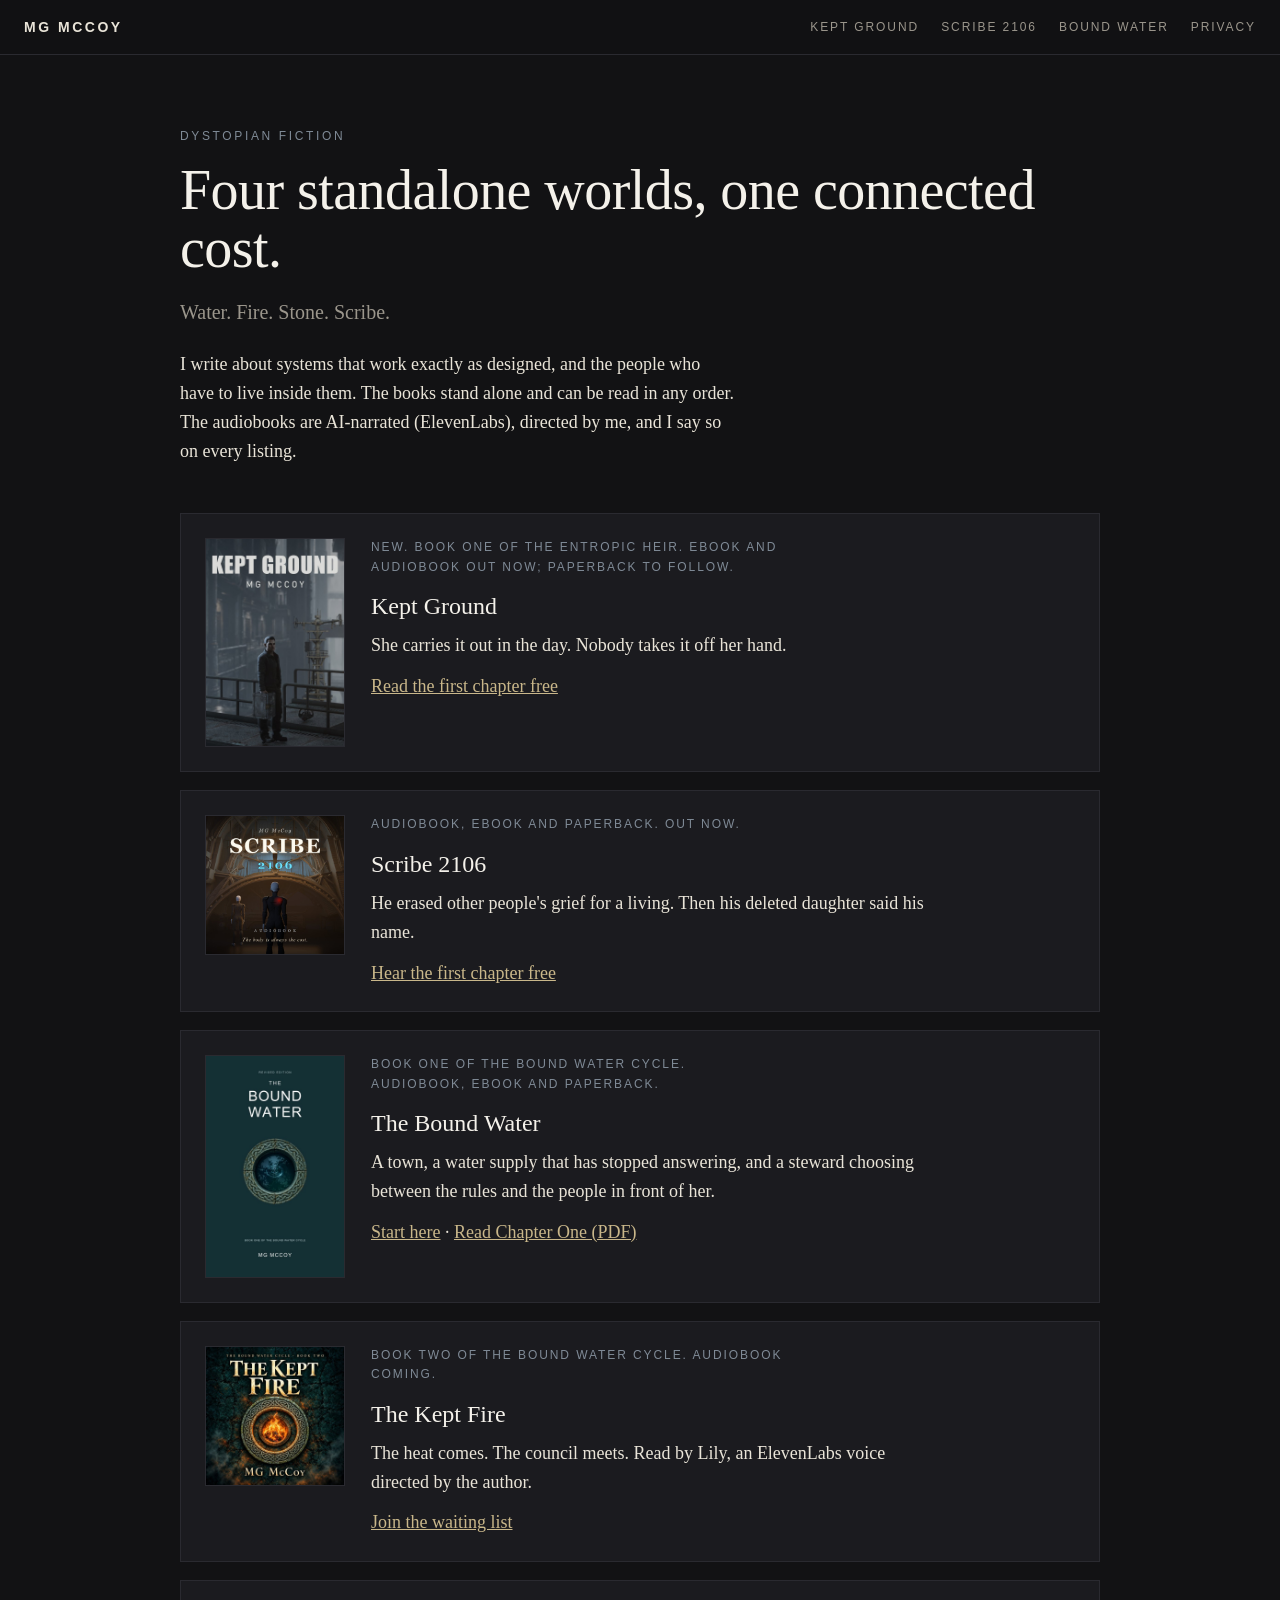
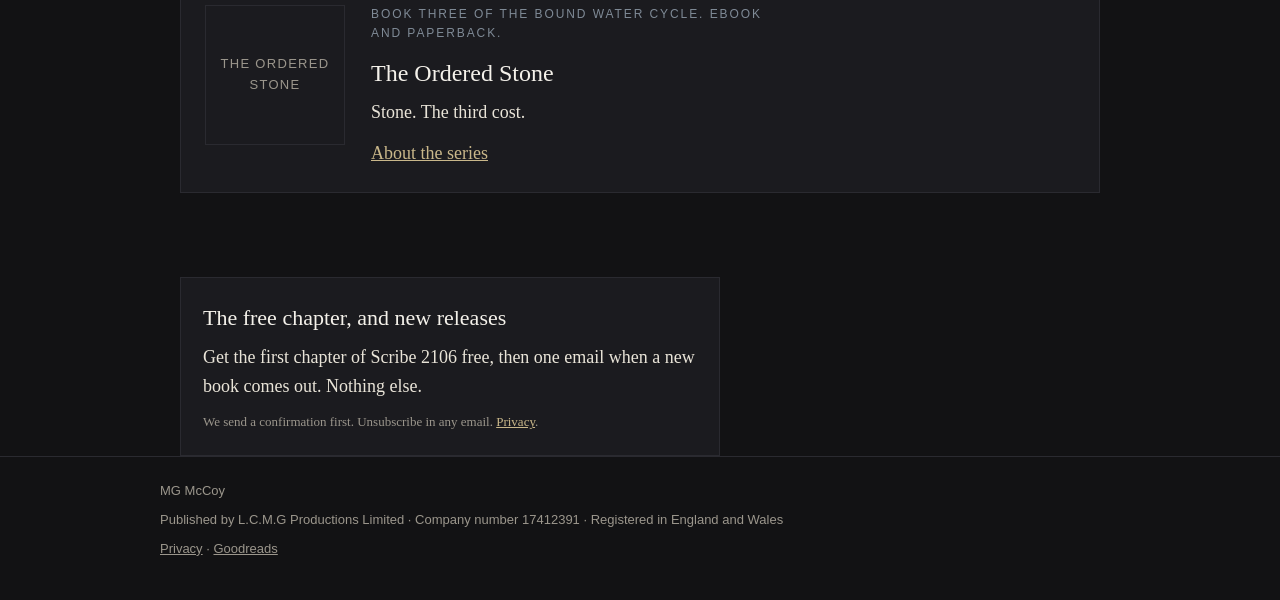
<file: index.html>
<!DOCTYPE html>
<html lang="en">
<head>
  <meta charset="utf-8" />
  <meta name="viewport" content="width=device-width, initial-scale=1" />
  <title>MG McCoy</title>
  <meta name="description" content="Dystopian fiction by MG McCoy. Four standalone worlds, one connected cost. Water. Fire. Stone. Scribe." />
  <meta name="theme-color" content="#121214" />
  <meta property="og:type" content="website" />
  <meta property="og:site_name" content="MG McCoy" />
  <meta property="og:title" content="MG McCoy" />
  <meta property="og:description" content="Four standalone worlds, one connected cost. Water. Fire. Stone. Scribe." />
  <meta property="og:image" content="https://mgmccoy.co.uk/assets/scribe-2106-cover-800.jpg" />
  <link rel="canonical" href="https://mgmccoy.co.uk/" />
  <link rel="stylesheet" href="styles.css" />
</head>
<body>
  <header class="nav">
    <a class="wordmark" href="/">MG McCoy</a>
    <nav>
      <a href="/kept-ground/">Kept Ground</a>
      <a href="/scribe-2106/">Scribe 2106</a>
      <a href="/bound-water/">Bound Water</a>
      <a href="/privacy/">Privacy</a>
    </nav>
  </header>

  <main>
    <section class="hero">
      <p class="kicker">Dystopian fiction</p>
      <h1>Four standalone worlds, one connected cost.</h1>
      <p class="line">Water. Fire. Stone. Scribe.</p>
      <p style="margin-top:22px">
        I write about systems that work exactly as designed, and the people who have to live
        inside them. The books stand alone and can be read in any order. The audiobooks are
        AI-narrated (ElevenLabs), directed by me, and I say so on every listing.
      </p>
    </section>

    <section class="books" id="books">
      <article class="book">
        <img src="assets/kept-ground-cover-600.jpg" alt="Kept Ground cover" width="140" height="210" />
        <div>
          <p class="status">New. Book One of The Entropic Heir. Ebook and audiobook out now; paperback to follow.</p>
          <h3>Kept Ground</h3>
          <p>She carries it out in the day. Nobody takes it off her hand.</p>
          <p class="more"><a href="/kept-ground/">Read the first chapter free</a></p>
        </div>
      </article>

      <article class="book">
        <img src="assets/scribe-2106-cover-800.jpg" alt="Scribe 2106 cover" width="140" height="140" />
        <div>
          <p class="status">Audiobook, ebook and paperback. Out now.</p>
          <h3>Scribe 2106</h3>
          <p>He erased other people's grief for a living. Then his deleted daughter said his name.</p>
          <p class="more"><a href="/scribe-2106/">Hear the first chapter free</a></p>
        </div>
      </article>

      <article class="book">
        <img src="assets/the-bound-water-cover-600.jpg" alt="The Bound Water cover, revised edition" width="140" height="224" />
        <div>
          <p class="status">Book One of the Bound Water Cycle. Audiobook, ebook and paperback.</p>
          <h3>The Bound Water</h3>
          <p>A town, a water supply that has stopped answering, and a steward choosing between the rules and the people in front of her.</p>
          <p class="more"><a href="/bound-water/">Start here</a> &middot; <a href="assets/the-bound-water-chapter-one.pdf">Read Chapter One (PDF)</a></p>
        </div>
      </article>

      <article class="book">
        <img src="assets/kept-fire-cover-600.jpg" alt="The Kept Fire cover" width="140" height="140" />
        <div>
          <p class="status">Book Two of the Bound Water Cycle. Audiobook coming.</p>
          <h3>The Kept Fire</h3>
          <p>The heat comes. The council meets. Read by Lily, an ElevenLabs voice directed by the author.</p>
          <p class="more"><a href="/bound-water/#kept-fire">Join the waiting list</a></p>
        </div>
      </article>

      <article class="book">
        <div class="no-cover" aria-hidden="true">The Ordered Stone</div>
        <div>
          <p class="status">Book Three of the Bound Water Cycle. Ebook and paperback.</p>
          <h3>The Ordered Stone</h3>
          <p>Stone. The third cost.</p>
          <p class="more"><a href="/bound-water/#ordered-stone">About the series</a></p>
        </div>
      </article>
    </section>

    <section class="signup" id="list">
      <h3>The free chapter, and new releases</h3>
      <p class="lead">Get the first chapter of Scribe 2106 free, then one email when a new book comes out. Nothing else.</p>
      <!-- EmailOctopus form "MG McCoy: free chapter and new releases". The script sets no cookies or storage. -->
      <script async src="https://eomail5.com/form/f71cac38-cb0c-11f1-92c1-29ba55965d88.js" data-form="f71cac38-cb0c-11f1-92c1-29ba55965d88"></script>
      <noscript><p class="fine">The sign-up form needs JavaScript. Email <a href="mailto:hello@lcmgproductions.com">hello@lcmgproductions.com</a> instead.</p></noscript>
      <p class="fine">We send a confirmation first. Unsubscribe in any email. <a href="/privacy/">Privacy</a>.</p>
    </section>
  </main>

  <footer>
    <div class="inner">
      <span>MG McCoy</span>
      <span>Published by L.C.M.G Productions Limited &middot; Company number 17412391 &middot; Registered in England and Wales</span>
      <!-- Owner: add "&middot; Registered office: <address>" once the AD01 change is filed. -->
      <span><a href="/privacy/">Privacy</a> &middot; <a href="https://www.goodreads.com/author/show/6792756.MG_MCCOY" rel="noopener">Goodreads</a></span>
    </div>
  </footer>
</body>
</html>
</file>
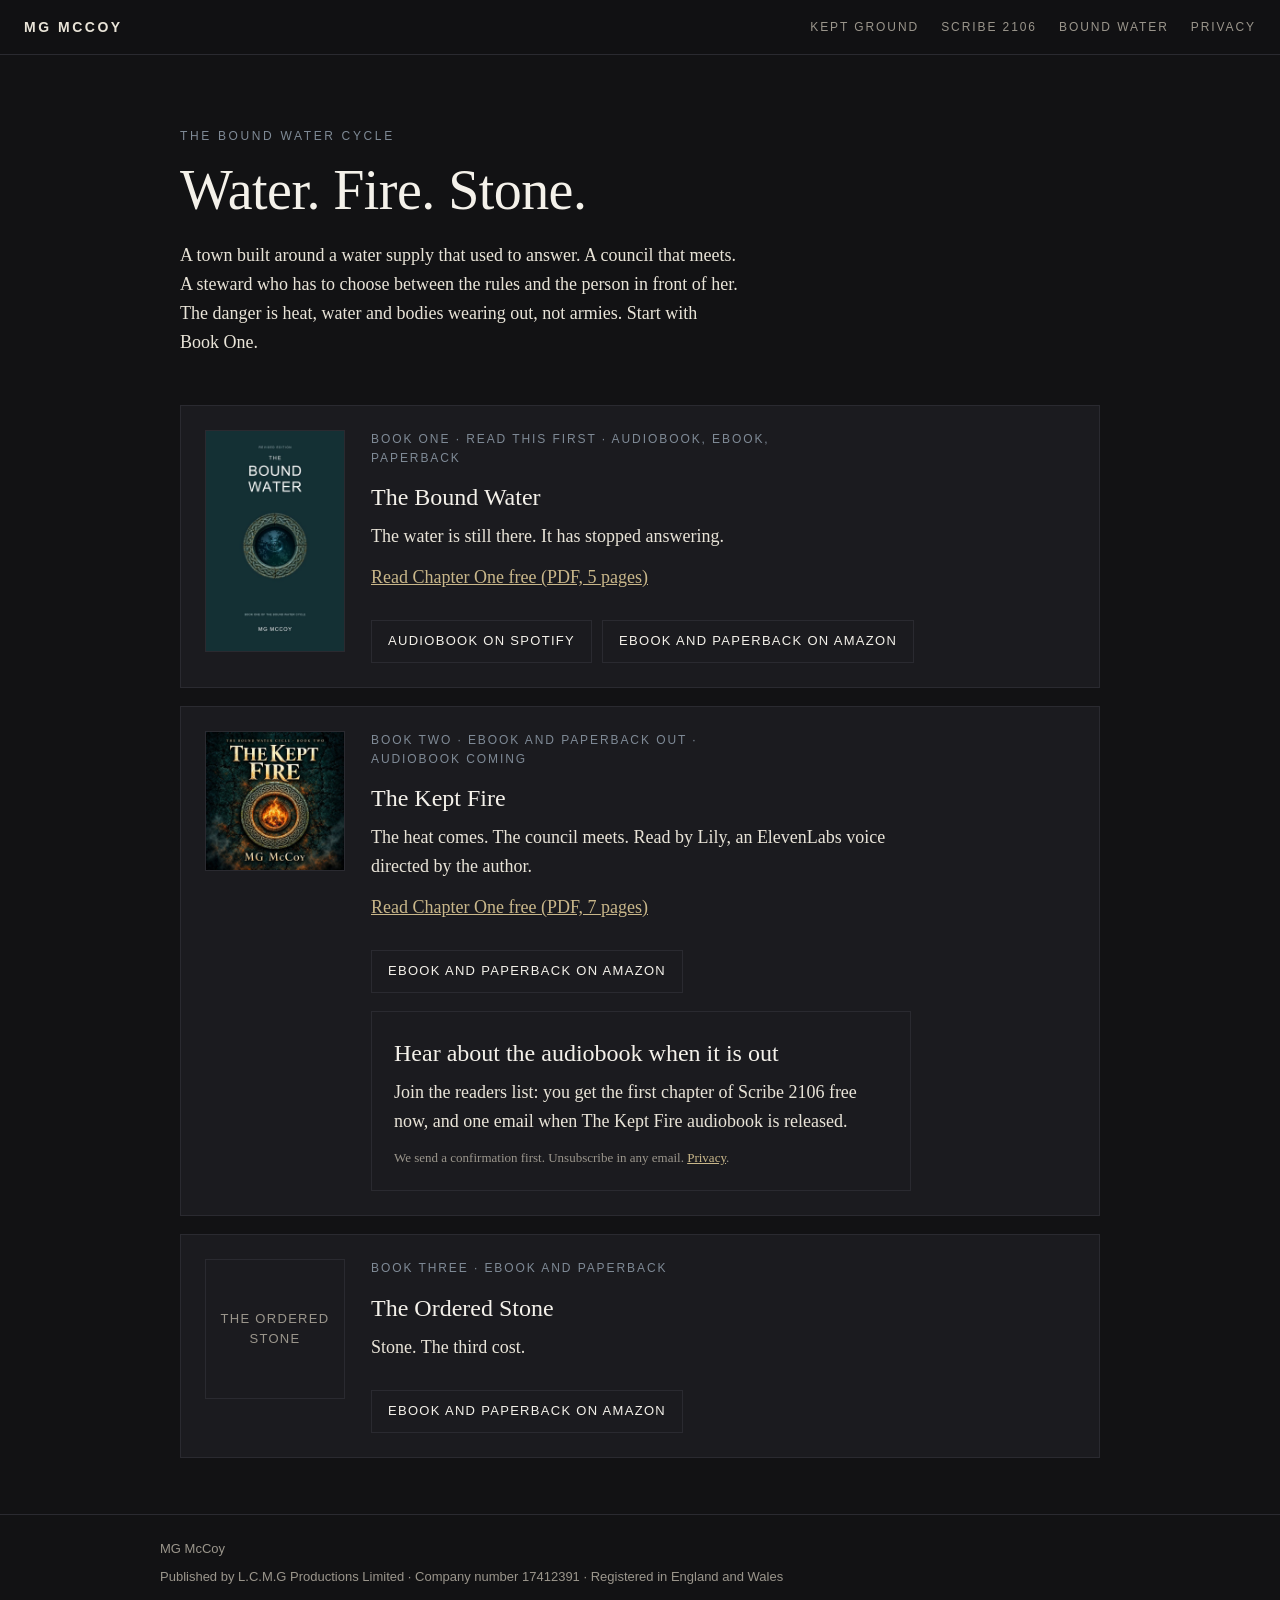
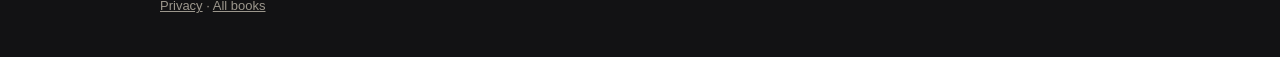
<file: bound-water/index.html>
<!DOCTYPE html>
<html lang="en">
<head>
  <meta charset="utf-8" />
  <meta name="viewport" content="width=device-width, initial-scale=1" />
  <title>The Bound Water Cycle</title>
  <meta name="description" content="The Bound Water Cycle by MG McCoy: The Bound Water, The Kept Fire, The Ordered Stone. Reading order and where to listen." />
  <meta name="theme-color" content="#121214" />
  <meta property="og:type" content="website" />
  <meta property="og:site_name" content="MG McCoy" />
  <meta property="og:title" content="The Bound Water Cycle" />
  <meta property="og:description" content="Water. Fire. Stone. Start with Book One." />
  <link rel="canonical" href="https://mgmccoy.co.uk/bound-water/" />
  <link rel="stylesheet" href="../styles.css" />
</head>
<body>
  <header class="nav">
    <a class="wordmark" href="/">MG McCoy</a>
    <nav>
      <a href="/kept-ground/">Kept Ground</a>
      <a href="/scribe-2106/">Scribe 2106</a>
      <a href="/bound-water/">Bound Water</a>
      <a href="/privacy/">Privacy</a>
    </nav>
  </header>

  <main>
    <section class="hero">
      <p class="kicker">The Bound Water Cycle</p>
      <h1>Water. Fire. Stone.</h1>
      <p style="margin-top:22px">
        A town built around a water supply that used to answer. A council that meets. A steward who
        has to choose between the rules and the person in front of her. The danger is heat, water and
        bodies wearing out, not armies. Start with Book One.
      </p>
    </section>

    <section class="books">
      <article class="book" id="bound-water">
        <img src="../assets/the-bound-water-cover-600.jpg" alt="The Bound Water cover, revised edition" width="140" height="224" />
        <div>
          <p class="status">Book One &middot; read this first &middot; audiobook, ebook, paperback</p>
          <h3>The Bound Water</h3>
          <p>The water is still there. It has stopped answering.</p>
          <p class="more"><a href="../assets/the-bound-water-chapter-one.pdf">Read Chapter One free (PDF, 5 pages)</a></p>
          <div class="stores" style="border:0;padding:14px 0 0">
            <div class="row">
              <a class="store" href="https://open.spotify.com/show/6Ut6OCbYDz9IxCU5sN03BX" rel="noopener">Audiobook on Spotify</a>
              <a class="store" href="https://www.amazon.com/dp/B0GMD4NDMB" rel="noopener">Ebook and paperback on Amazon</a>
            </div>
          </div>
        </div>
      </article>

      <article class="book" id="kept-fire">
        <img src="../assets/kept-fire-cover-600.jpg" alt="The Kept Fire cover" width="140" height="140" />
        <div>
          <p class="status">Book Two &middot; ebook and paperback out &middot; audiobook coming</p>
          <h3>The Kept Fire</h3>
          <p>The heat comes. The council meets. Read by Lily, an ElevenLabs voice directed by the author.</p>
          <p class="more"><a href="../assets/the-kept-fire-chapter-one.pdf">Read Chapter One free (PDF, 7 pages)</a></p>
          <div class="stores" style="border:0;padding:14px 0 0">
            <div class="row">
              <a class="store" href="https://www.amazon.com/dp/B0GMKG299R" rel="noopener">Ebook and paperback on Amazon</a>
            </div>
          </div>
          <div class="signup" style="margin-top:18px">
            <h3>Hear about the audiobook when it is out</h3>
            <p class="lead">Join the readers list: you get the first chapter of Scribe 2106 free now, and one email when The Kept Fire audiobook is released.</p>
            <!-- EmailOctopus form "MG McCoy: free chapter and new releases". The script sets no cookies or storage. -->
            <script async src="https://eomail5.com/form/f71cac38-cb0c-11f1-92c1-29ba55965d88.js" data-form="f71cac38-cb0c-11f1-92c1-29ba55965d88"></script>
            <noscript><p class="fine">The sign-up form needs JavaScript. Email <a href="mailto:hello@lcmgproductions.com">hello@lcmgproductions.com</a> instead.</p></noscript>
            <p class="fine">We send a confirmation first. Unsubscribe in any email. <a href="/privacy/">Privacy</a>.</p>
          </div>
        </div>
      </article>

      <article class="book" id="ordered-stone">
        <div class="no-cover" aria-hidden="true">The Ordered Stone</div>
        <div>
          <p class="status">Book Three &middot; ebook and paperback</p>
          <h3>The Ordered Stone</h3>
          <p>Stone. The third cost.</p>
          <div class="stores" style="border:0;padding:14px 0 0">
            <div class="row">
              <a class="store" href="https://www.amazon.com/dp/B0GRJN2Z39" rel="noopener">Ebook and paperback on Amazon</a>
            </div>
          </div>
        </div>
      </article>
    </section>
  </main>

  <footer>
    <div class="inner">
      <span>MG McCoy</span>
      <span>Published by L.C.M.G Productions Limited &middot; Company number 17412391 &middot; Registered in England and Wales</span>
      <span><a href="/privacy/">Privacy</a> &middot; <a href="/">All books</a></span>
    </div>
  </footer>
</body>
</html>
</file>
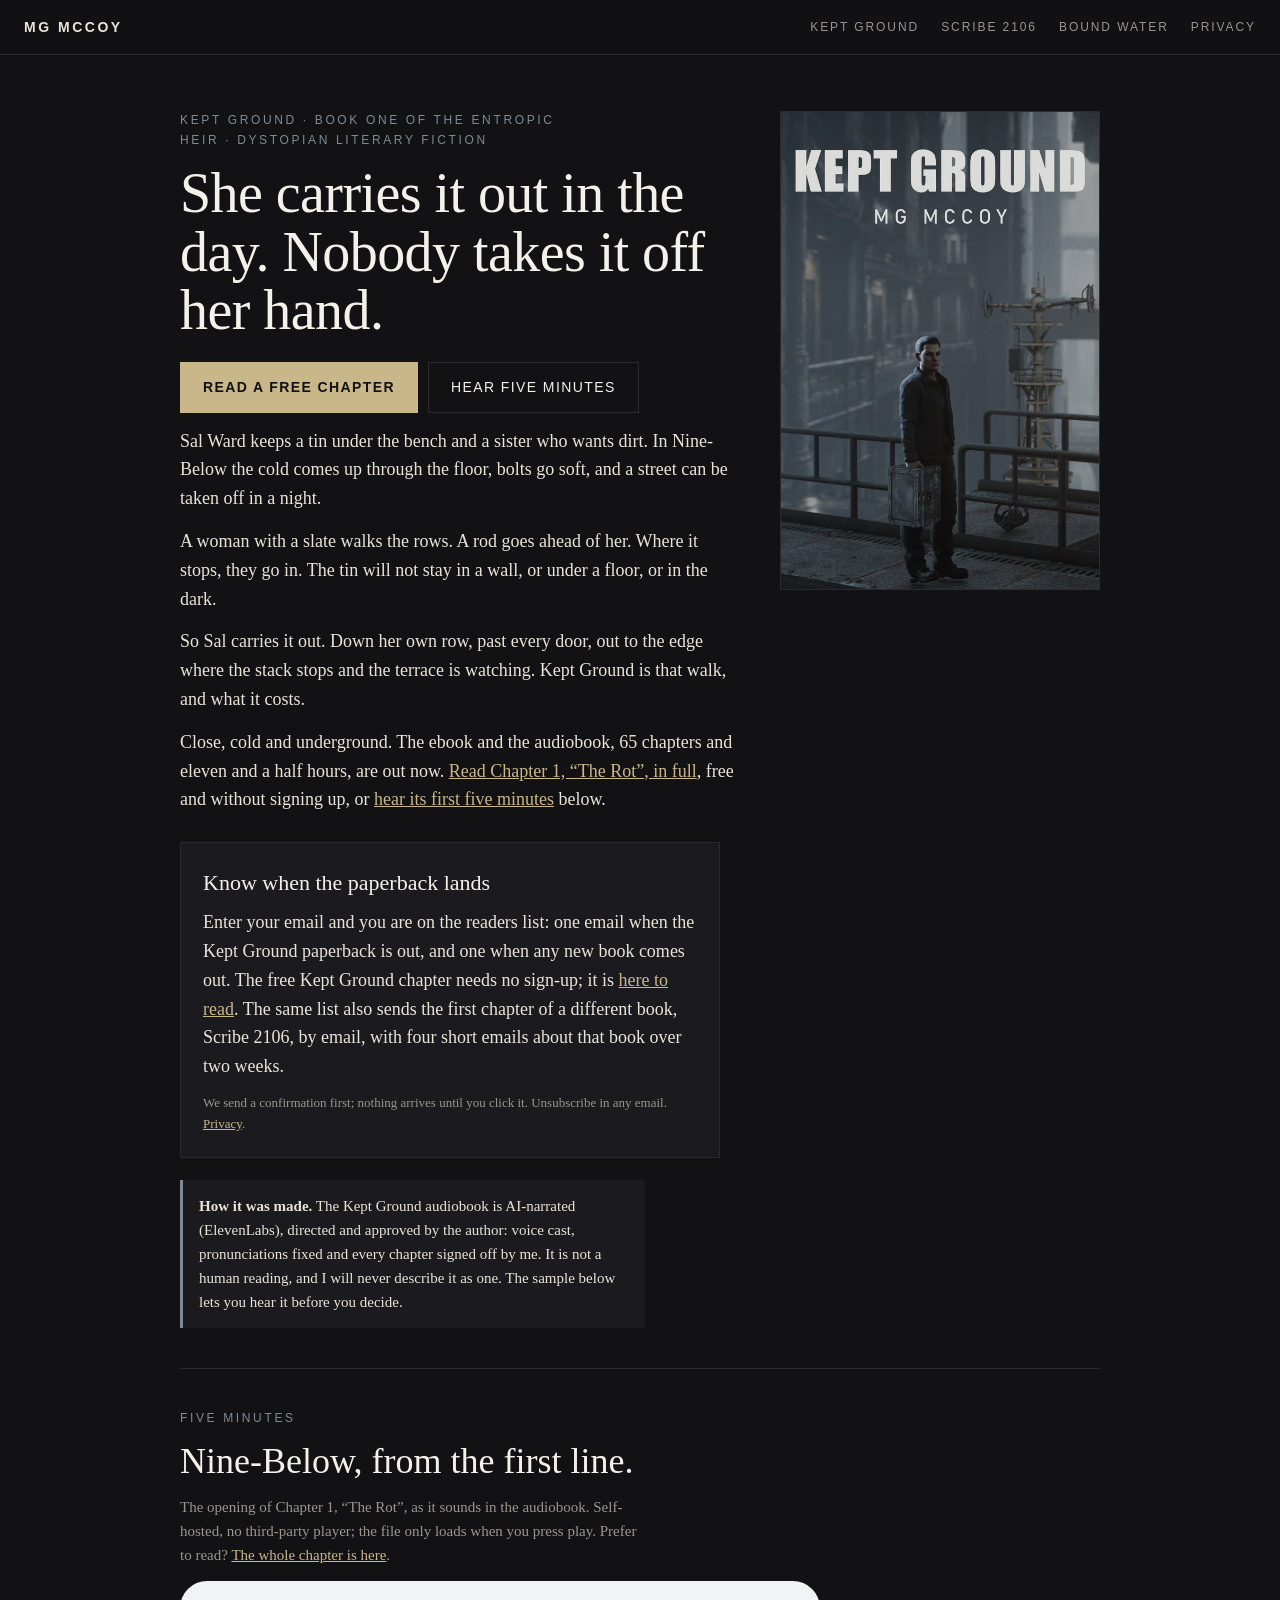
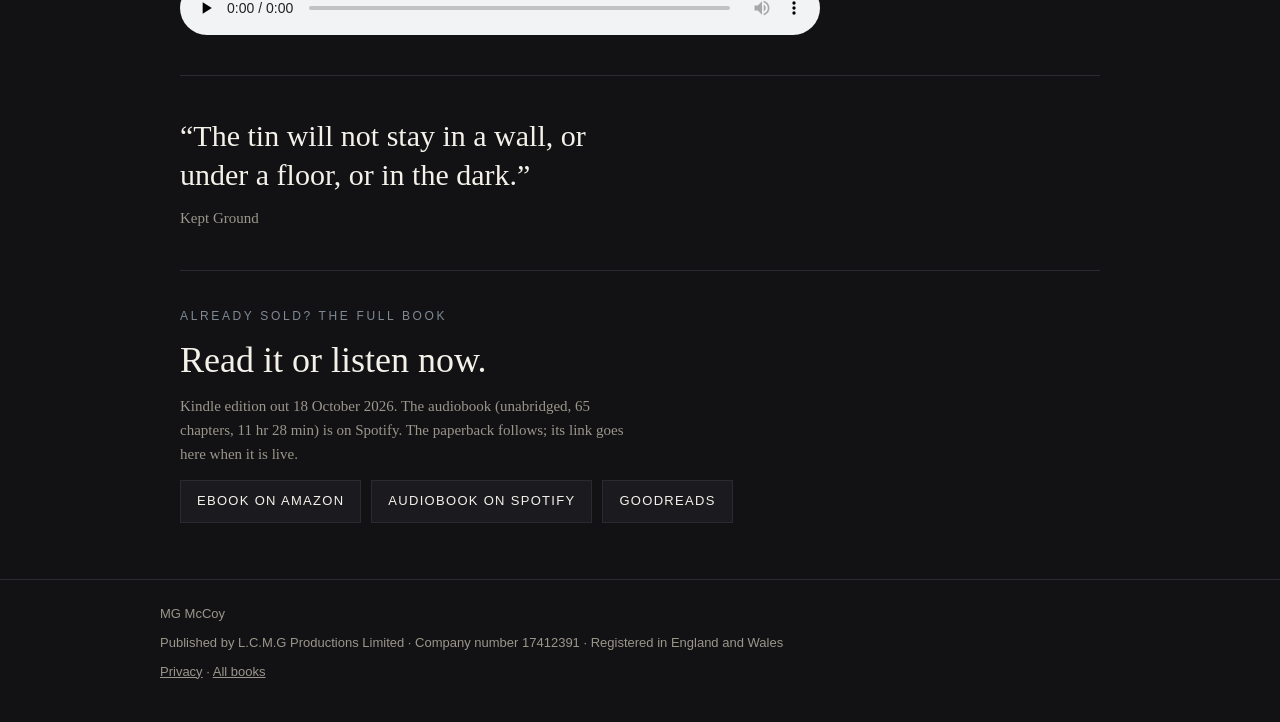
<file: kept-ground/index.html>
<!DOCTYPE html>
<html lang="en">
<head>
  <meta charset="utf-8" />
  <meta name="viewport" content="width=device-width, initial-scale=1" />
  <title>Kept Ground: read the first chapter free</title>
  <meta name="description" content="She carries it out in the day. Nobody takes it off her hand. Kept Ground, Book One of The Entropic Heir by MG McCoy. Read the first chapter free, or hear the opening." />
  <meta name="theme-color" content="#121214" />
  <meta property="og:type" content="book" />
  <meta property="og:site_name" content="MG McCoy" />
  <meta property="og:title" content="Kept Ground: read the first chapter free" />
  <meta property="og:description" content="She carries it out in the day. Nobody takes it off her hand." />
  <meta property="og:image" content="https://mgmccoy.co.uk/assets/kept-ground-audiobook-cover-800.jpg" />
  <meta name="twitter:card" content="summary_large_image" />
  <link rel="canonical" href="https://mgmccoy.co.uk/kept-ground/" />
  <link rel="stylesheet" href="../styles.css" />
</head>
<body>
  <header class="nav">
    <a class="wordmark" href="/">MG McCoy</a>
    <nav>
      <a href="/kept-ground/">Kept Ground</a>
      <a href="/scribe-2106/">Scribe 2106</a>
      <a href="/bound-water/">Bound Water</a>
      <a href="/privacy/">Privacy</a>
    </nav>
  </header>

  <main>
    <section class="landing">
      <div>
        <p class="kicker">Kept Ground &middot; Book One of The Entropic Heir &middot; dystopian literary fiction</p>
        <h1>She carries it out in the day. Nobody takes it off her hand.</h1>
        <p class="cta">
          <a class="button" href="/kept-ground/chapter-1/">Read a free chapter</a>
          <a class="button secondary" href="#sample">Hear five minutes</a>
        </p>
        <p>
          Sal Ward keeps a tin under the bench and a sister who wants dirt. In Nine-Below the cold
          comes up through the floor, bolts go soft, and a street can be taken off in a night.
        </p>
        <p>
          A woman with a slate walks the rows. A rod goes ahead of her. Where it stops, they go in.
          The tin will not stay in a wall, or under a floor, or in the dark.
        </p>
        <p>
          So Sal carries it out. Down her own row, past every door, out to the edge where the stack
          stops and the terrace is watching. Kept Ground is that walk, and what it costs.
        </p>
        <p>
          Close, cold and underground. The ebook and the audiobook, 65 chapters and
          eleven and a half hours, are out now. <a href="/kept-ground/chapter-1/">Read Chapter 1, &ldquo;The Rot&rdquo;, in full</a>,
          free and without signing up, or <a href="#sample">hear its first five minutes</a> below.
        </p>

        <div class="signup" id="list">
          <h3>Know when the paperback lands</h3>
          <p class="lead">Enter your email and you are on the readers list: one email when the Kept Ground paperback is out, and one when any new book comes out. The free Kept Ground chapter needs no sign-up; it is <a href="/kept-ground/chapter-1/">here to read</a>. The same list also sends the first chapter of a different book, Scribe 2106, by email, with four short emails about that book over two weeks.</p>
          <!--
            EmailOctopus form "MG McCoy: free chapter and new releases" (tags scribe-free-chapter, mg-mccoy-readers).
            The script renders the form and sets no cookies or storage. One form serves the whole site (free plan limit),
            so a sign-up here also starts the Scribe 2106 Chapter One emails; the lead text above says so.
            Owner: if Kept Ground gets its own tag and automation, change the lead text to match.
          -->
          <script async src="https://eomail5.com/form/f71cac38-cb0c-11f1-92c1-29ba55965d88.js" data-form="f71cac38-cb0c-11f1-92c1-29ba55965d88"></script>
          <noscript><p class="fine">The sign-up form needs JavaScript. Email <a href="mailto:hello@lcmgproductions.com?subject=Kept%20Ground">hello@lcmgproductions.com</a> and we will add you by hand.</p></noscript>
          <p class="fine">We send a confirmation first; nothing arrives until you click it. Unsubscribe in any email. <a href="/privacy/">Privacy</a>.</p>
        </div>

        <p class="disclosure">
          <strong>How it was made.</strong> The Kept Ground audiobook is AI-narrated (ElevenLabs), directed and
          approved by the author: voice cast, pronunciations fixed and every chapter signed off by me.
          It is not a human reading, and I will never describe it as one. The sample below lets you hear it
          before you decide.
        </p>
      </div>
      <img class="cover" src="../assets/kept-ground-cover-600.jpg" alt="Kept Ground cover: a man with a metal case on an iron walkway in an underground works" width="600" height="900" />
    </section>

    <section class="trailer" id="sample">
      <p class="kicker">Five minutes</p>
      <h2>Nine-Below, from the first line.</h2>
      <p class="small muted">The opening of Chapter 1, &ldquo;The Rot&rdquo;, as it sounds in the audiobook. Self-hosted, no third-party player; the file only loads when you press play. Prefer to read? <a href="/kept-ground/chapter-1/">The whole chapter is here</a>.</p>
      <audio controls preload="none" src="../assets/kept-ground-sample-5min.mp3">
        Your browser cannot play this audio. <a href="../assets/kept-ground-sample-5min.mp3">Download the sample</a> instead.
      </audio>
    </section>

    <section class="quote">
      <blockquote>&ldquo;The tin will not stay in a wall, or under a floor, or in the dark.&rdquo;</blockquote>
      <cite>Kept Ground</cite>
    </section>

    <section class="stores" id="read">
      <p class="kicker">Already sold? The full book</p>
      <h2>Read it or listen now.</h2>
      <p class="small muted">Kindle edition out 18 October 2026. The audiobook (unabridged, 65 chapters, 11 hr 28 min) is on Spotify. The paperback follows; its link goes here when it is live.</p>
      <div class="row">
        <a class="store" href="https://www.amazon.co.uk/dp/B0HJTBHTF9" rel="noopener">Ebook on Amazon</a>
        <a class="store" href="https://open.spotify.com/show/1PlnRHbUzEDNRbrjDgXCb2" rel="noopener">Audiobook on Spotify</a>
        <!-- Owner: add the paperback once it is live (same Amazon page if KDP links the editions). -->
        <a class="store" href="https://www.goodreads.com/author/show/6792756.MG_MCCOY" rel="noopener">Goodreads</a>
      </div>
    </section>
  </main>

  <footer>
    <div class="inner">
      <span>MG McCoy</span>
      <span>Published by L.C.M.G Productions Limited &middot; Company number 17412391 &middot; Registered in England and Wales</span>
      <span><a href="/privacy/">Privacy</a> &middot; <a href="/">All books</a></span>
    </div>
  </footer>
</body>
</html>
</file>
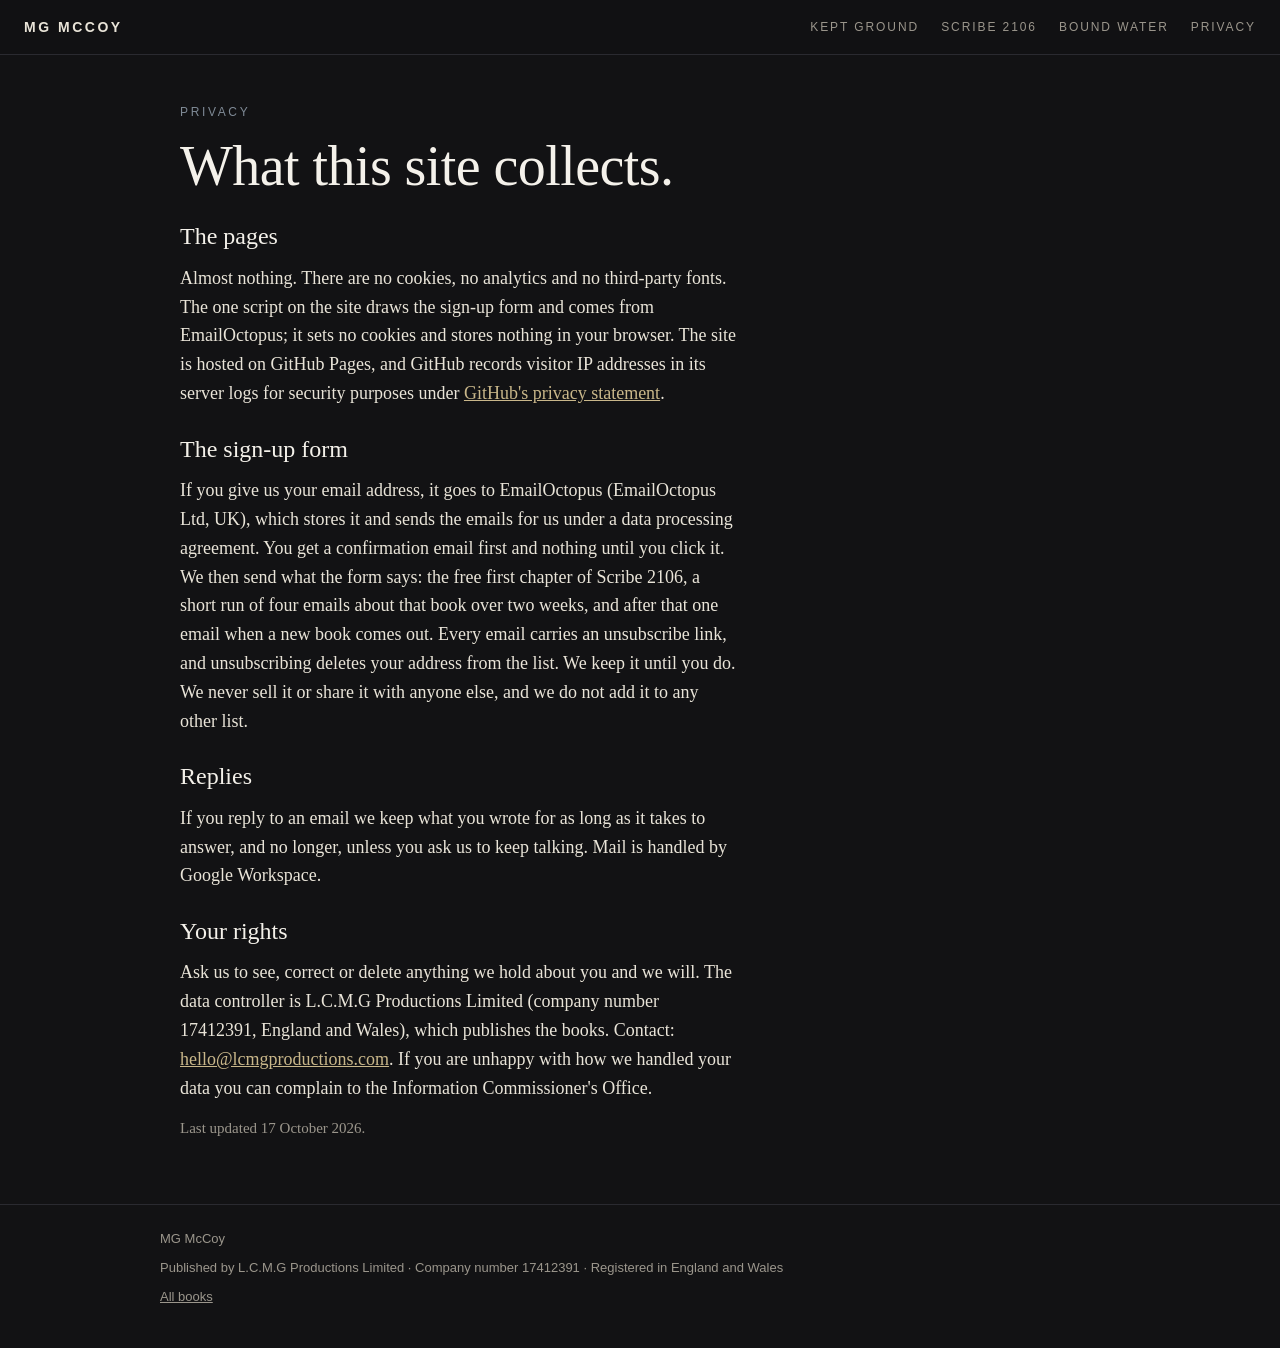
<file: privacy/index.html>
<!DOCTYPE html>
<html lang="en">
<head>
  <meta charset="utf-8" />
  <meta name="viewport" content="width=device-width, initial-scale=1" />
  <title>Privacy</title>
  <meta name="description" content="What this site collects and what we do with it." />
  <meta name="theme-color" content="#121214" />
  <link rel="canonical" href="https://mgmccoy.co.uk/privacy/" />
  <link rel="stylesheet" href="../styles.css" />
</head>
<body>
  <header class="nav">
    <a class="wordmark" href="/">MG McCoy</a>
    <nav>
      <a href="/kept-ground/">Kept Ground</a>
      <a href="/scribe-2106/">Scribe 2106</a>
      <a href="/bound-water/">Bound Water</a>
      <a href="/privacy/">Privacy</a>
    </nav>
  </header>

  <main>
    <section class="legal-text">
      <p class="kicker">Privacy</p>
      <h1>What this site collects.</h1>

      <h2>The pages</h2>
      <p>
        Almost nothing. There are no cookies, no analytics and no third-party fonts. The one script on
        the site draws the sign-up form and comes from EmailOctopus; it sets no cookies and stores nothing
        in your browser. The site is hosted on GitHub Pages, and GitHub records visitor IP addresses in its
        server logs for security purposes under
        <a href="https://docs.github.com/en/site-policy/privacy-policies/github-general-privacy-statement">GitHub's privacy statement</a>.
      </p>

      <h2>The sign-up form</h2>
      <p>
        If you give us your email address, it goes to EmailOctopus (EmailOctopus Ltd, UK), which stores
        it and sends the emails for us under a data processing agreement. You get a confirmation email
        first and nothing until you click it. We then send what the form says: the free first chapter of
        Scribe 2106, a short run of four emails about that book over two weeks, and after that one email
        when a new book comes out. Every email carries an unsubscribe link, and unsubscribing deletes your
        address from the list. We keep it until you do. We never sell it or share it with anyone else,
        and we do not add it to any other list.
      </p>

      <h2>Replies</h2>
      <p>
        If you reply to an email we keep what you wrote for as long as it takes to answer, and no
        longer, unless you ask us to keep talking. Mail is handled by Google Workspace.
      </p>

      <h2>Your rights</h2>
      <p>
        Ask us to see, correct or delete anything we hold about you and we will. The data controller is
        L.C.M.G Productions Limited (company number 17412391, England and Wales), which publishes the
        books. Contact: <a href="mailto:hello@lcmgproductions.com">hello@lcmgproductions.com</a>. If you are
        unhappy with how we handled your data you can complain to the Information Commissioner's Office.
      </p>
      <p class="muted small">Last updated 17 October 2026.</p>
    </section>
  </main>

  <footer>
    <div class="inner">
      <span>MG McCoy</span>
      <span>Published by L.C.M.G Productions Limited &middot; Company number 17412391 &middot; Registered in England and Wales</span>
      <span><a href="/">All books</a></span>
    </div>
  </footer>
</body>
</html>
</file>
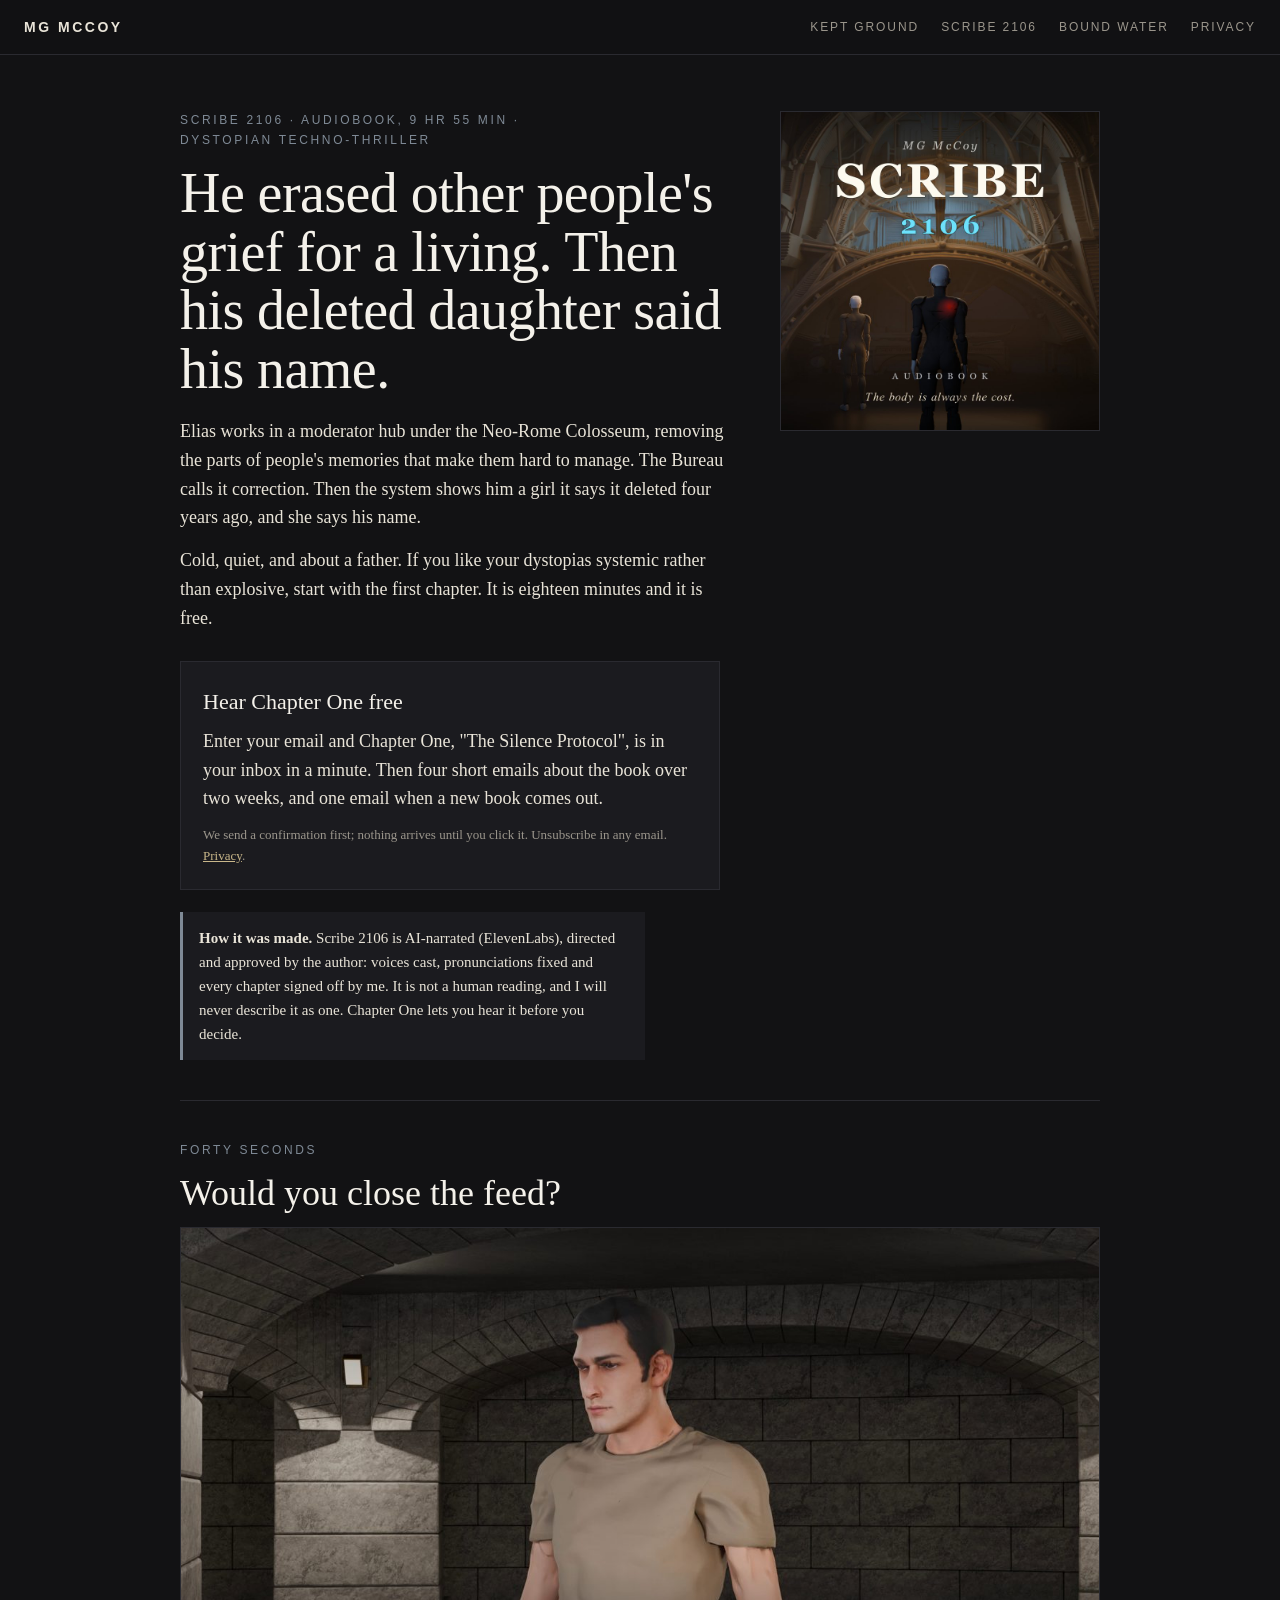
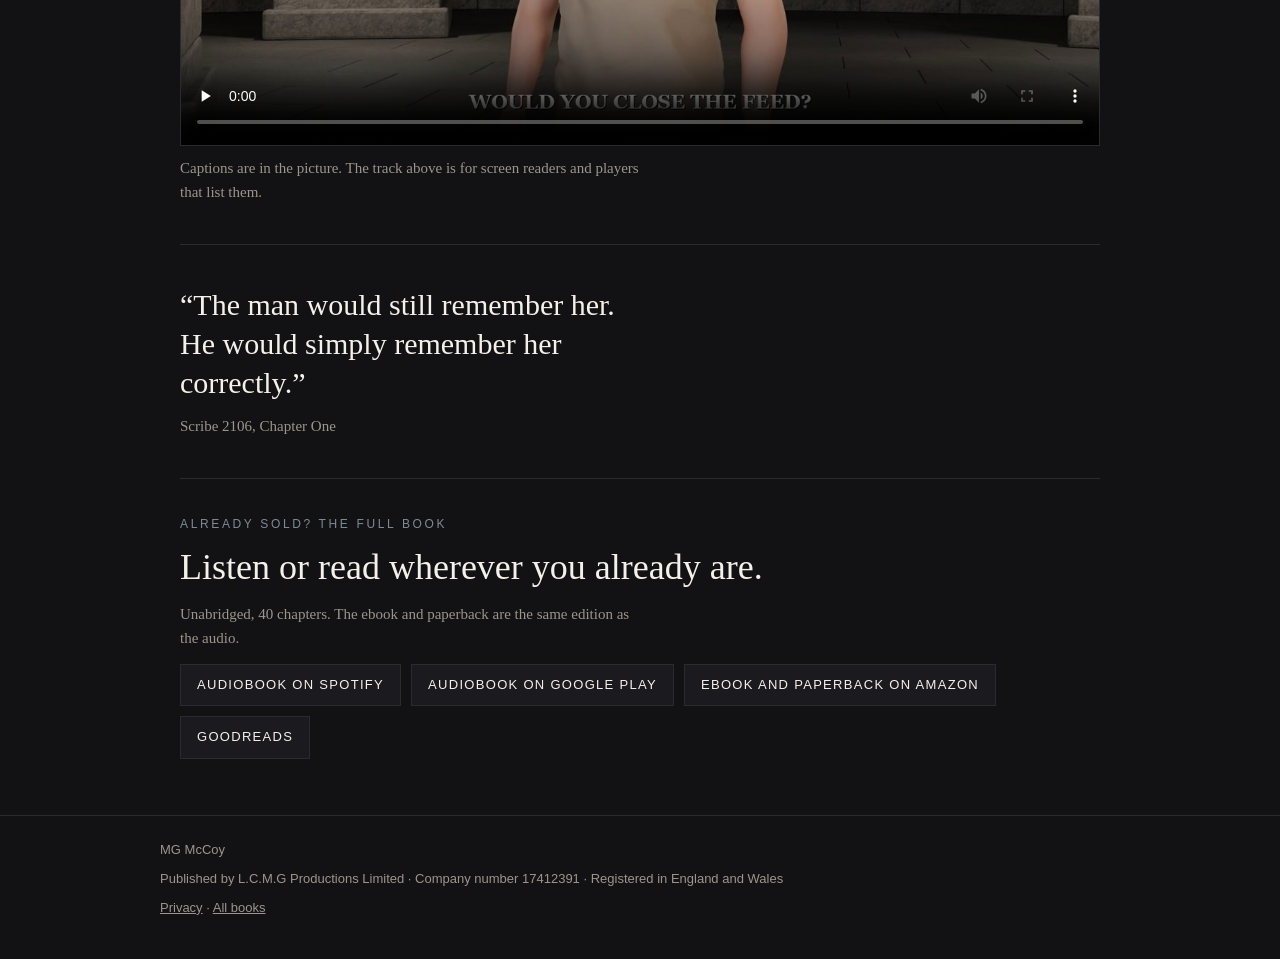
<file: scribe-2106/index.html>
<!DOCTYPE html>
<html lang="en">
<head>
  <meta charset="utf-8" />
  <meta name="viewport" content="width=device-width, initial-scale=1" />
  <title>Scribe 2106: hear Chapter One free</title>
  <meta name="description" content="He erased other people's grief for a living. Then his deleted daughter said his name. Hear the first chapter of Scribe 2106 free." />
  <meta name="theme-color" content="#121214" />
  <meta property="og:type" content="book" />
  <meta property="og:site_name" content="MG McCoy" />
  <meta property="og:title" content="Scribe 2106: hear Chapter One free" />
  <meta property="og:description" content="He erased other people's grief for a living. Then his deleted daughter said his name." />
  <meta property="og:image" content="https://mgmccoy.co.uk/assets/scribe-2106-cover-800.jpg" />
  <meta name="twitter:card" content="summary_large_image" />
  <link rel="canonical" href="https://mgmccoy.co.uk/scribe-2106/" />
  <link rel="stylesheet" href="../styles.css" />
</head>
<body>
  <header class="nav">
    <a class="wordmark" href="/">MG McCoy</a>
    <nav>
      <a href="/kept-ground/">Kept Ground</a>
      <a href="/scribe-2106/">Scribe 2106</a>
      <a href="/bound-water/">Bound Water</a>
      <a href="/privacy/">Privacy</a>
    </nav>
  </header>

  <main>
    <section class="landing">
      <div>
        <p class="kicker">Scribe 2106 &middot; audiobook, 9 hr 55 min &middot; dystopian techno-thriller</p>
        <h1>He erased other people's grief for a living. Then his deleted daughter said his name.</h1>
        <p>
          Elias works in a moderator hub under the Neo-Rome Colosseum, removing the parts of
          people's memories that make them hard to manage. The Bureau calls it correction. Then
          the system shows him a girl it says it deleted four years ago, and she says his name.
        </p>
        <p>
          Cold, quiet, and about a father. If you like your dystopias systemic rather than
          explosive, start with the first chapter. It is eighteen minutes and it is free.
        </p>

        <div class="signup" id="chapter">
          <h3>Hear Chapter One free</h3>
          <p class="lead">Enter your email and Chapter One, "The Silence Protocol", is in your inbox in a minute. Then four short emails about the book over two weeks, and one email when a new book comes out.</p>
          <!--
            EmailOctopus form "MG McCoy: free chapter and new releases" (tags scribe-free-chapter, mg-mccoy-readers).
            The script renders the form and sets no cookies or storage. One form serves the whole site (free plan limit).
          -->
          <script async src="https://eomail5.com/form/f71cac38-cb0c-11f1-92c1-29ba55965d88.js" data-form="f71cac38-cb0c-11f1-92c1-29ba55965d88"></script>
          <noscript><p class="fine">The sign-up form needs JavaScript. Email <a href="mailto:hello@lcmgproductions.com?subject=Scribe%202106%20Chapter%20One">hello@lcmgproductions.com</a> and we will send Chapter One by hand.</p></noscript>
          <p class="fine">We send a confirmation first; nothing arrives until you click it. Unsubscribe in any email. <a href="/privacy/">Privacy</a>.</p>
        </div>

        <p class="disclosure">
          <strong>How it was made.</strong> Scribe 2106 is AI-narrated (ElevenLabs), directed and
          approved by the author: voices cast, pronunciations fixed and every chapter signed off by me.
          It is not a human reading, and I will never describe it as one. Chapter One lets you hear it
          before you decide.
        </p>
      </div>
      <img class="cover" src="../assets/scribe-2106-cover-800.jpg" alt="Scribe 2106 audiobook cover" width="800" height="800" />
    </section>

    <section class="trailer" id="trailer">
      <p class="kicker">Forty seconds</p>
      <h2>Would you close the feed?</h2>
      <!-- Self-hosted, no third-party player. preload="none" so the 40 s file only loads when someone presses play. -->
      <video controls preload="none" playsinline poster="../assets/scribe-2106-trailer-poster.jpg" width="1280" height="720">
        <source src="../assets/scribe-2106-trailer-720p.mp4" type="video/mp4" />
        <track kind="captions" srclang="en" label="English" src="../assets/scribe-2106-trailer.en.vtt" />
        Your browser cannot play this video. <a href="../assets/scribe-2106-trailer-720p.mp4">Download the trailer</a> instead.
      </video>
      <p class="small muted">Captions are in the picture. The track above is for screen readers and players that list them.</p>
    </section>

    <section class="quote">
      <blockquote>&ldquo;The man would still remember her. He would simply remember her correctly.&rdquo;</blockquote>
      <cite>Scribe 2106, Chapter One</cite>
    </section>

    <section class="stores" id="listen">
      <p class="kicker">Already sold? The full book</p>
      <h2>Listen or read wherever you already are.</h2>
      <p class="small muted">Unabridged, 40 chapters. The ebook and paperback are the same edition as the audio.</p>
      <div class="row">
        <a class="store" href="https://open.spotify.com/show/1llaoY3KUuOESMgOAtnHMG" rel="noopener">Audiobook on Spotify</a>
        <a class="store" href="https://play.google.com/store/audiobooks/details/MG_MCCOY_Scribe_2106?id=AQAAAECGuCb4sM" rel="noopener">Audiobook on Google Play</a>
        <a class="store" href="https://www.amazon.com/dp/B0GXMZS2T9" rel="noopener">Ebook and paperback on Amazon</a>
        <a class="store" href="https://www.goodreads.com/author/show/6792756.MG_MCCOY" rel="noopener">Goodreads</a>
      </div>
    </section>
  </main>

  <footer>
    <div class="inner">
      <span>MG McCoy</span>
      <span>Published by L.C.M.G Productions Limited &middot; Company number 17412391 &middot; Registered in England and Wales</span>
      <span><a href="/privacy/">Privacy</a> &middot; <a href="/">All books</a></span>
    </div>
  </footer>
</body>
</html>
</file>
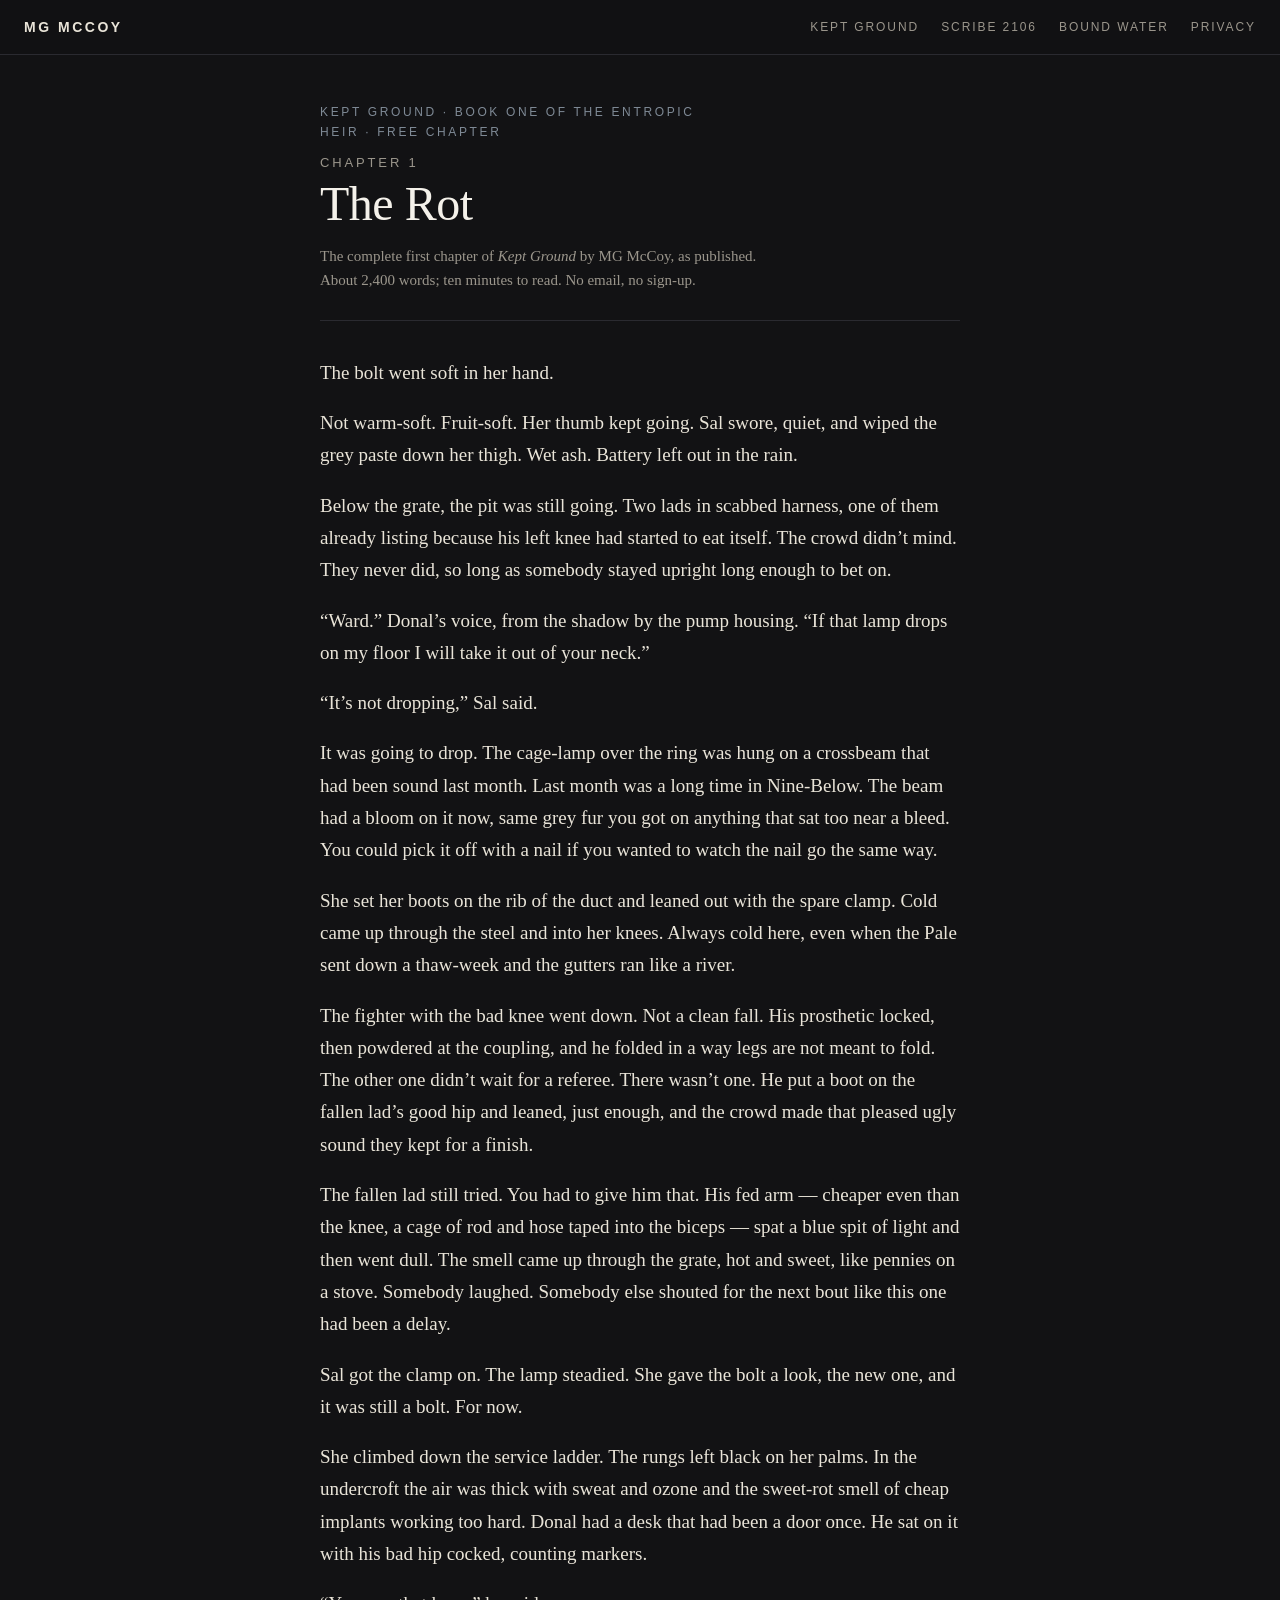
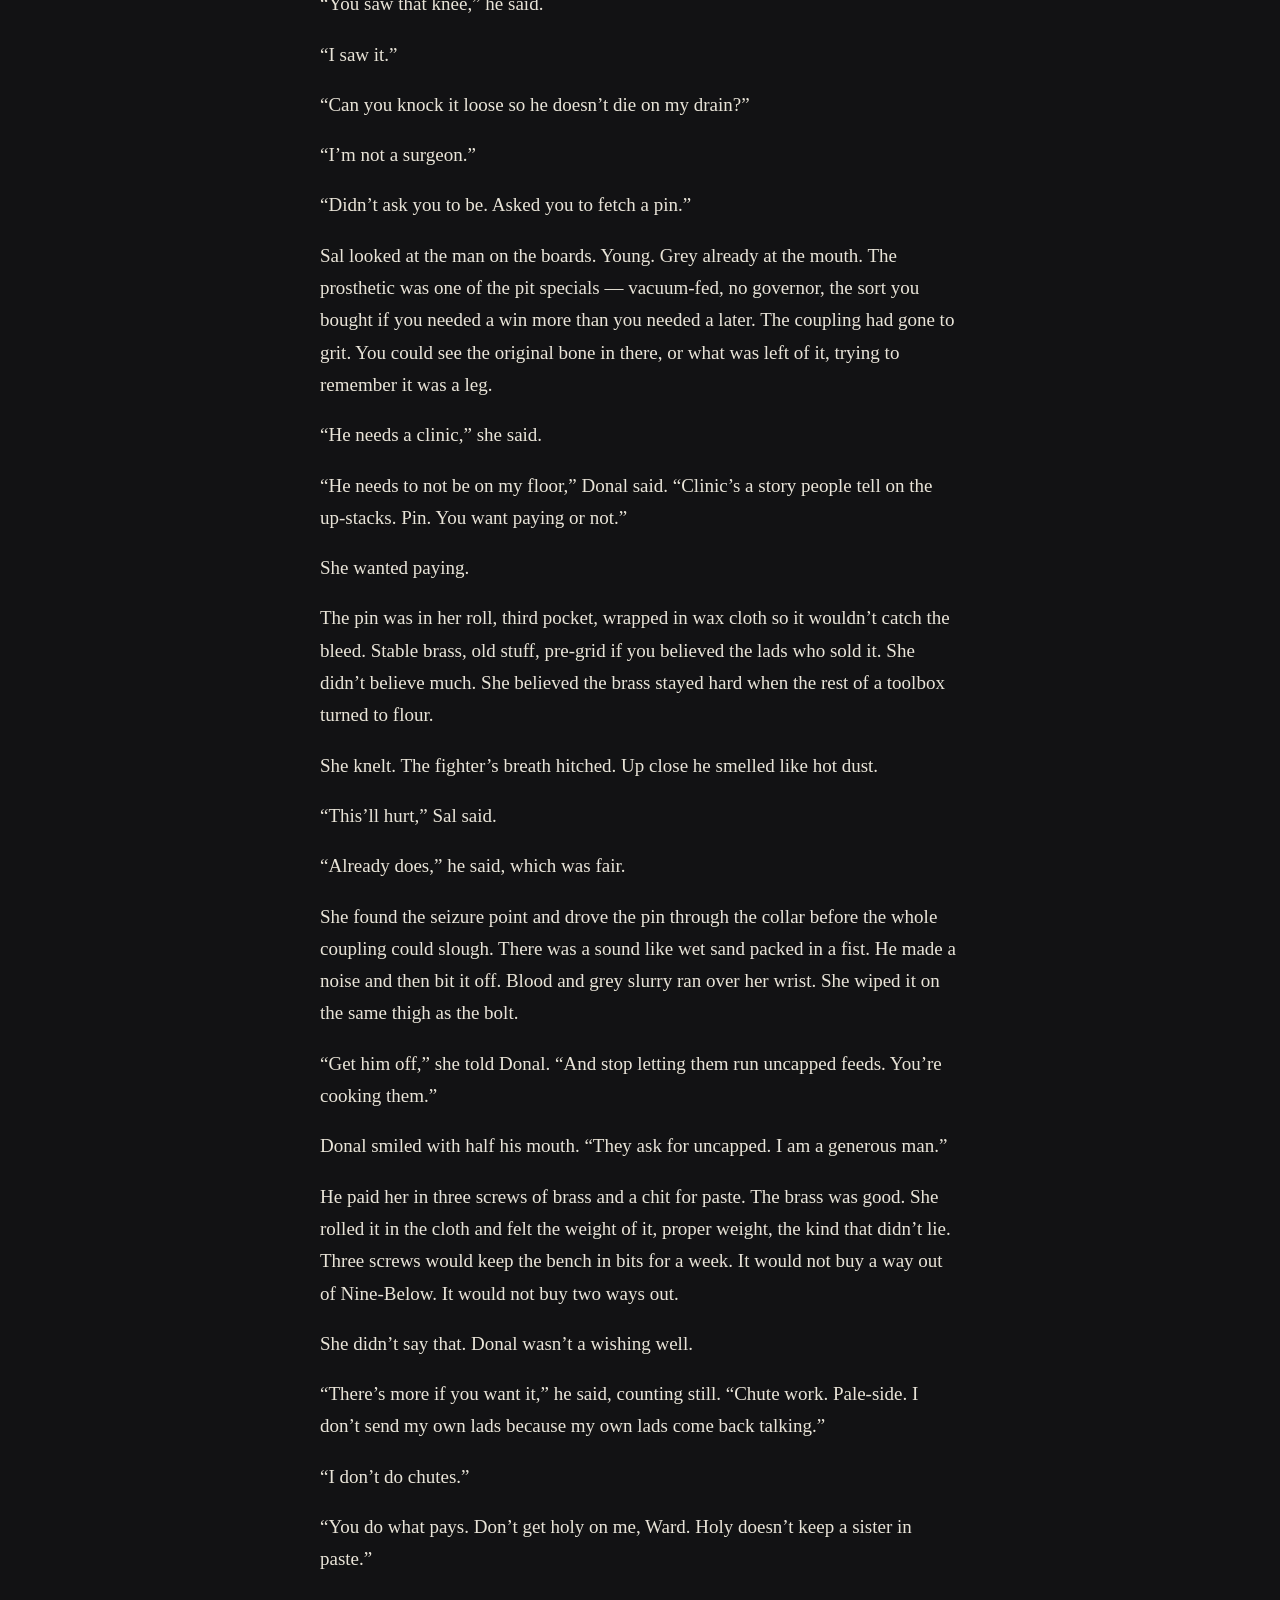
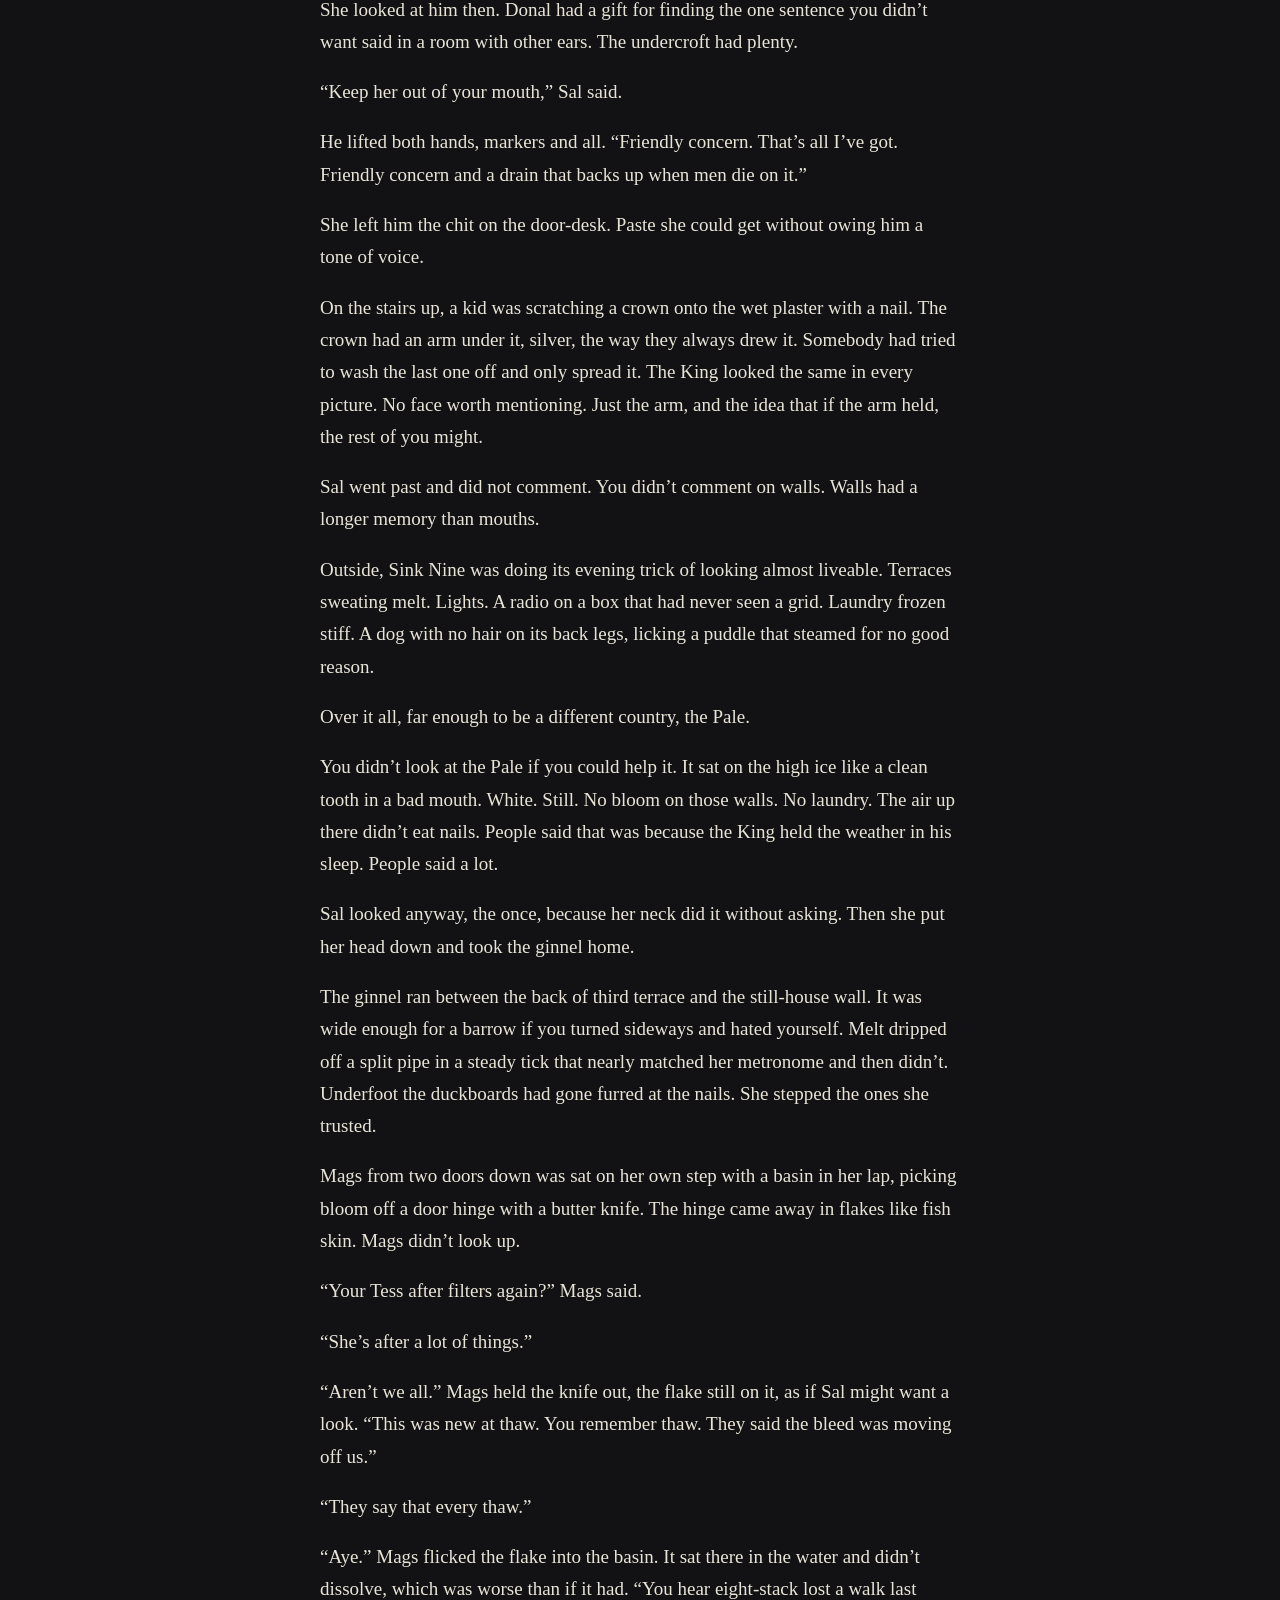
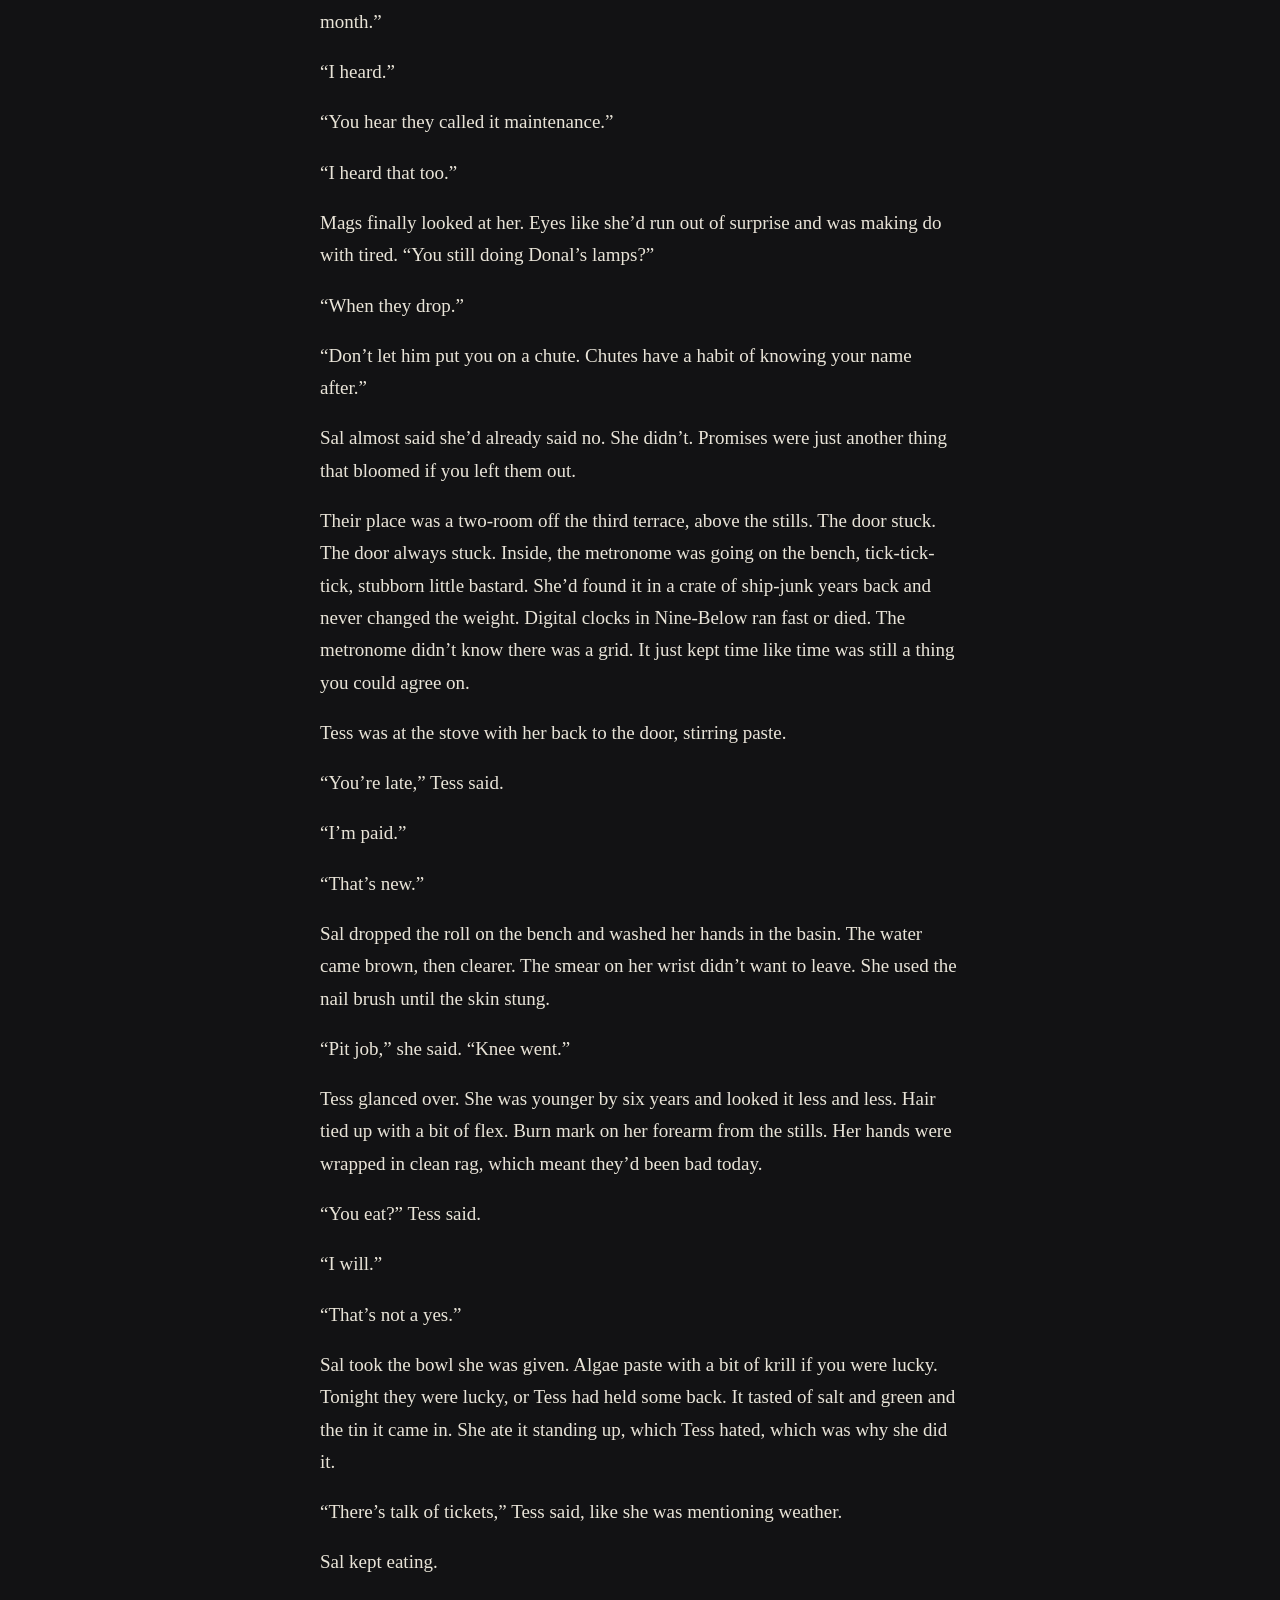
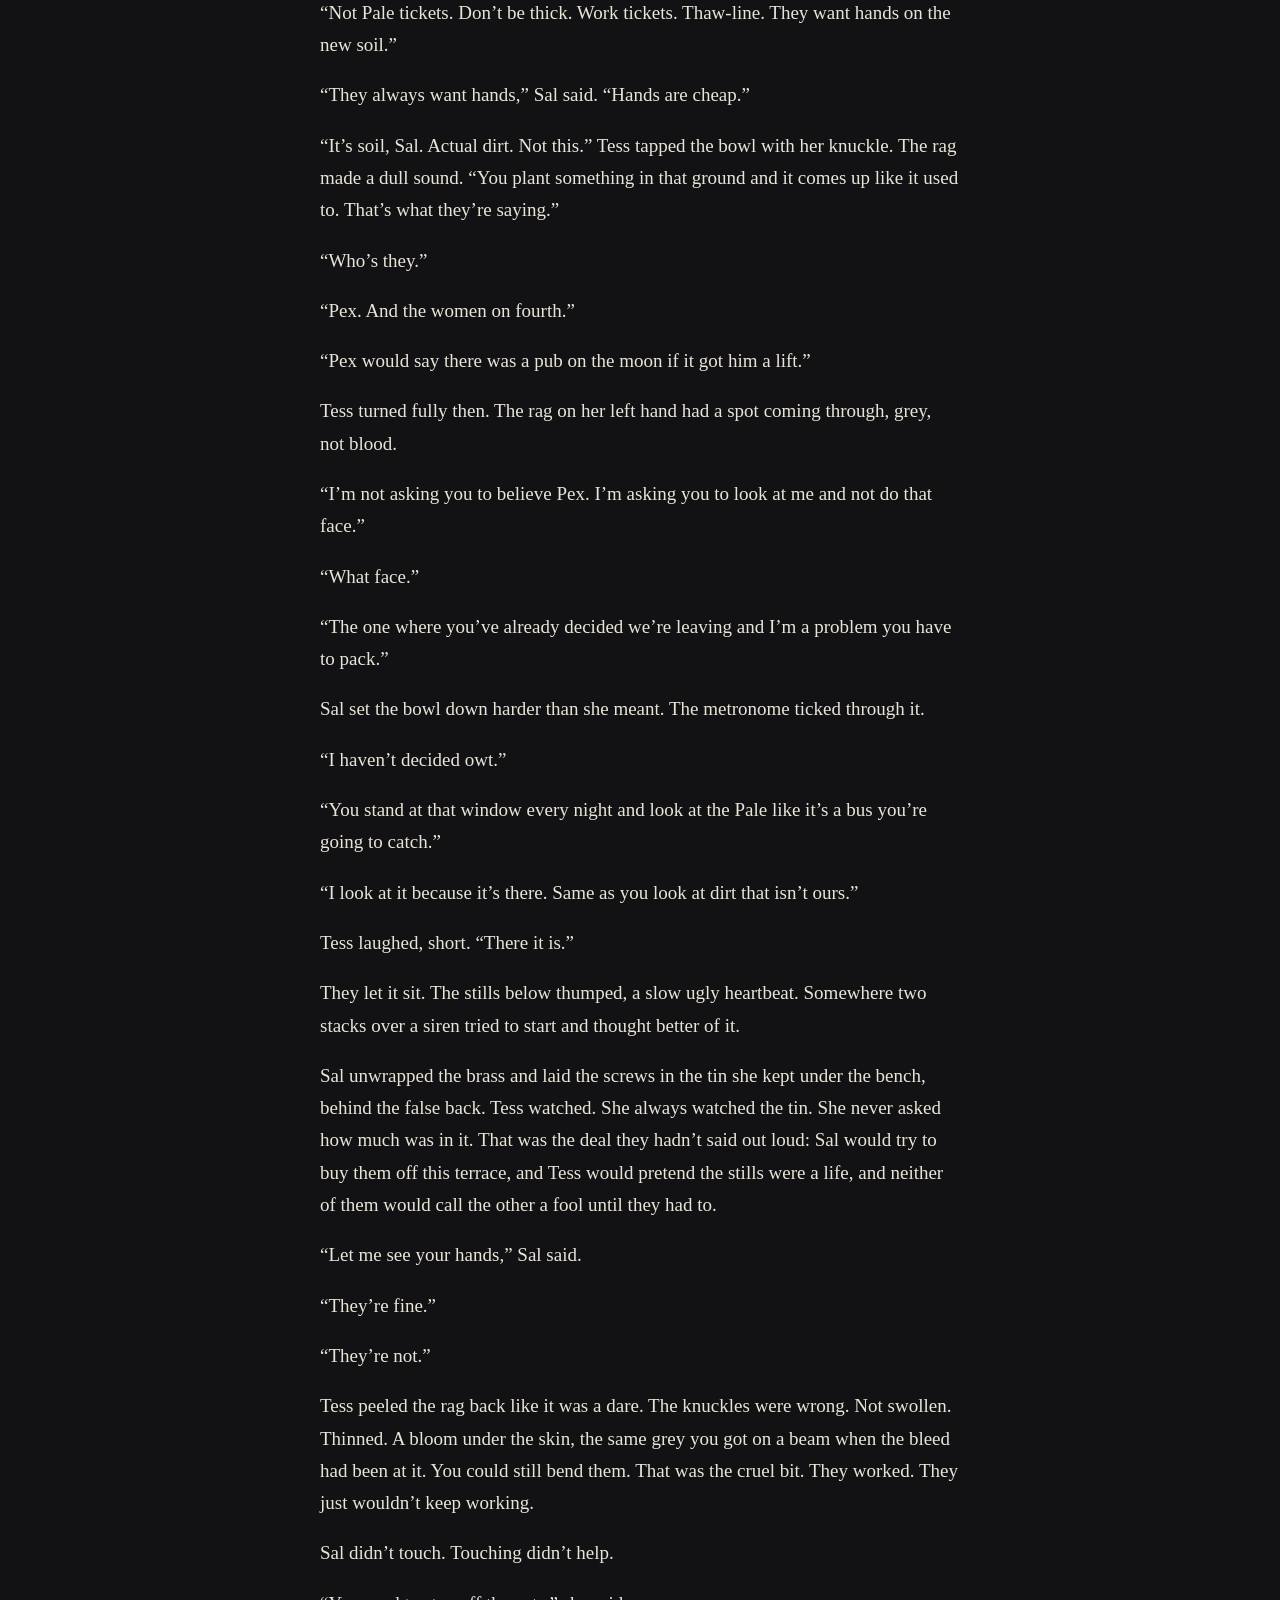
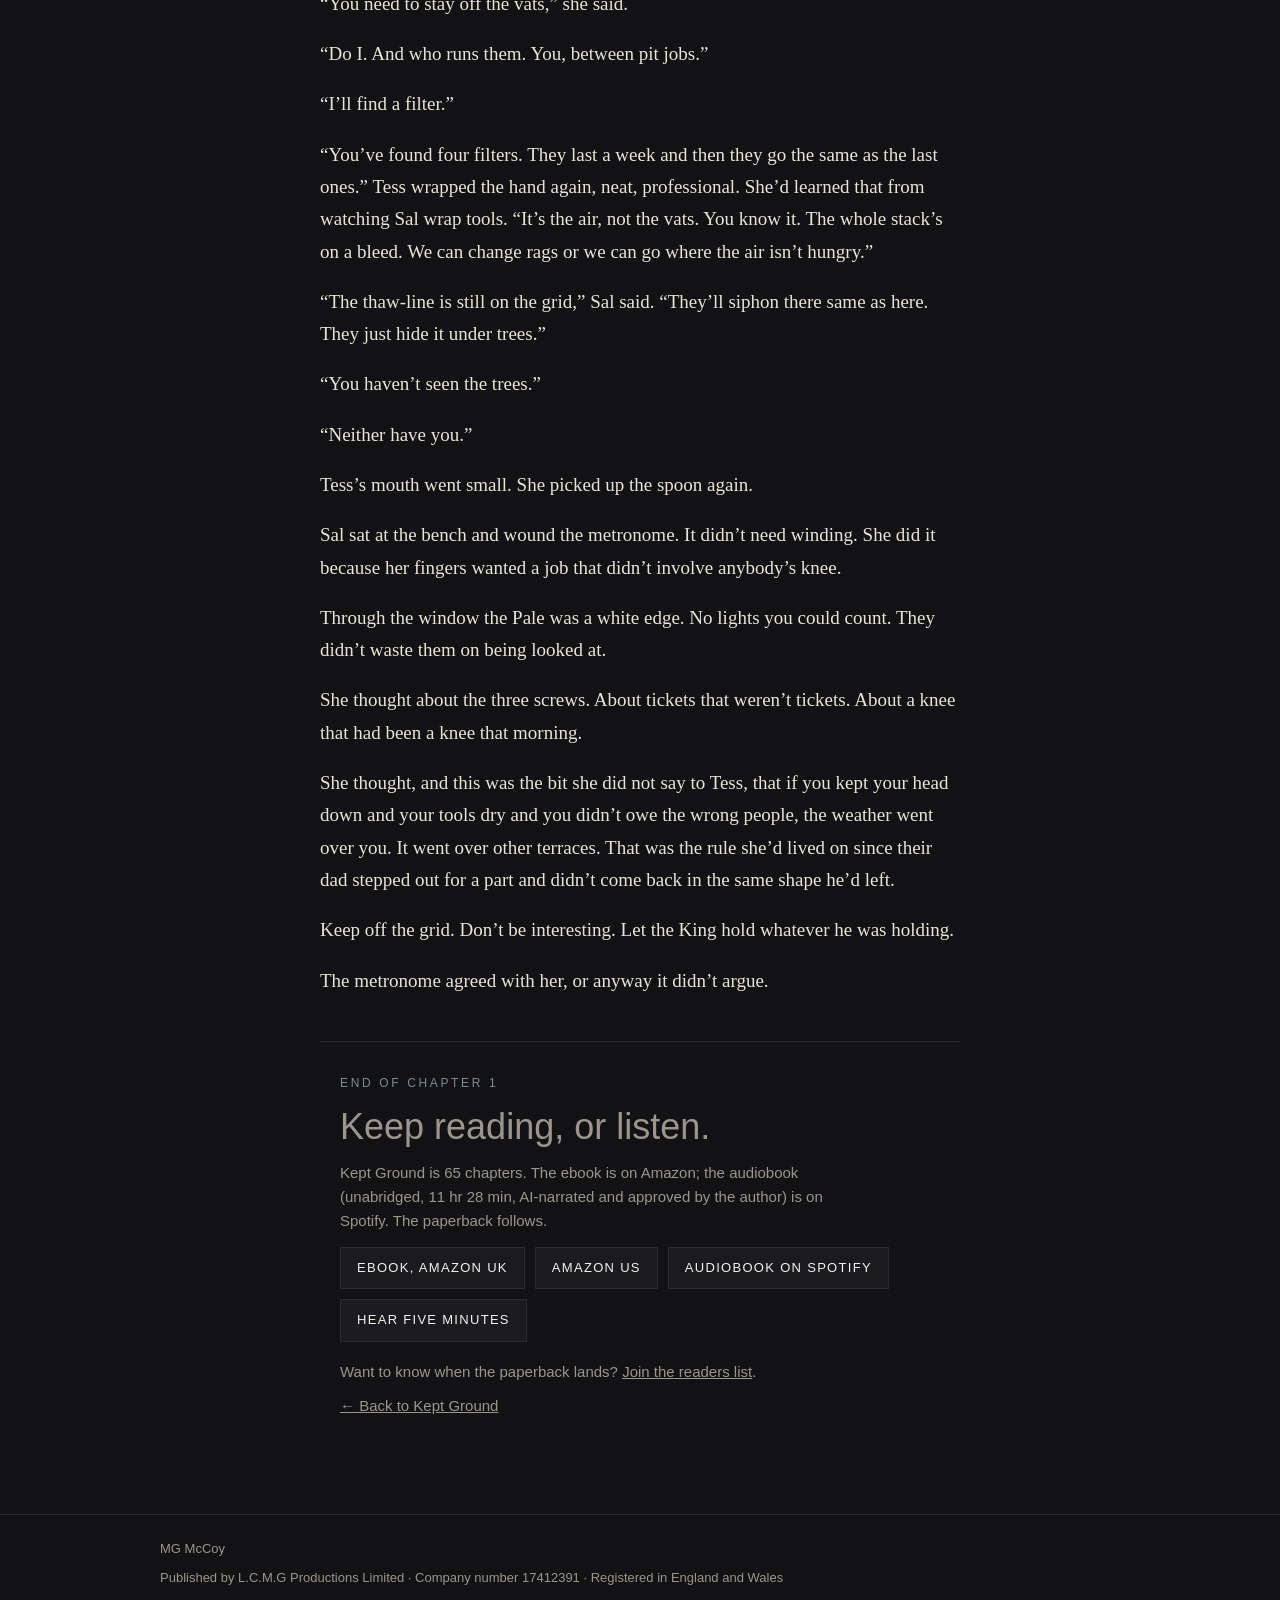
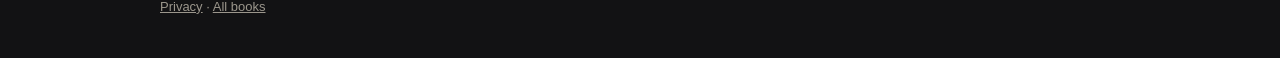
<file: kept-ground/chapter-1/index.html>
<!DOCTYPE html>
<html lang="en">
<head>
  <meta charset="utf-8" />
  <meta name="viewport" content="width=device-width, initial-scale=1" />
  <title>Kept Ground, Chapter 1: The Rot. Read it free</title>
  <meta name="description" content="The complete first chapter of Kept Ground, Book One of The Entropic Heir by MG McCoy, free to read. The bolt went soft in her hand." />
  <meta name="theme-color" content="#121214" />
  <meta property="og:type" content="book" />
  <meta property="og:site_name" content="MG McCoy" />
  <meta property="og:title" content="Kept Ground, Chapter 1: The Rot. Read it free" />
  <meta property="og:description" content="The complete first chapter of Kept Ground by MG McCoy, free to read." />
  <meta property="og:image" content="https://mgmccoy.co.uk/assets/kept-ground-audiobook-cover-800.jpg" />
  <meta name="twitter:card" content="summary_large_image" />
  <link rel="canonical" href="https://mgmccoy.co.uk/kept-ground/chapter-1/" />
  <link rel="stylesheet" href="../../styles.css" />
</head>
<body>
  <header class="nav">
    <a class="wordmark" href="/">MG McCoy</a>
    <nav>
      <a href="/kept-ground/">Kept Ground</a>
      <a href="/scribe-2106/">Scribe 2106</a>
      <a href="/bound-water/">Bound Water</a>
      <a href="/privacy/">Privacy</a>
    </nav>
  </header>

  <main>
    <article class="chapter">
      <header class="chapter-head">
        <p class="kicker"><a href="/kept-ground/">Kept Ground</a> &middot; Book One of The Entropic Heir &middot; free chapter</p>
        <h1><span class="num">Chapter 1</span> The Rot</h1>
        <p class="small muted">The complete first chapter of <em>Kept Ground</em> by MG McCoy, as published. About 2,400 words; ten minutes to read. No email, no sign-up.</p>
      </header>

      <!-- Chapter text: verbatim from the V4F edition (manuscript/KEPT_GROUND_V4F.md, the Kindle and paperback text). Do not edit here; the manuscript is the source. -->
      <div class="prose">
      <p>The bolt went soft in her hand.</p>
      <p>Not warm-soft. Fruit-soft. Her thumb kept going. Sal swore, quiet, and wiped the grey paste down her thigh. Wet ash. Battery left out in the rain.</p>
      <p>Below the grate, the pit was still going. Two lads in scabbed harness, one of them already listing because his left knee had started to eat itself. The crowd didn’t mind. They never did, so long as somebody stayed upright long enough to bet on.</p>
      <p>“Ward.” Donal’s voice, from the shadow by the pump housing. “If that lamp drops on my floor I will take it out of your neck.”</p>
      <p>“It’s not dropping,” Sal said.</p>
      <p>It was going to drop. The cage-lamp over the ring was hung on a crossbeam that had been sound last month. Last month was a long time in Nine-Below. The beam had a bloom on it now, same grey fur you got on anything that sat too near a bleed. You could pick it off with a nail if you wanted to watch the nail go the same way.</p>
      <p>She set her boots on the rib of the duct and leaned out with the spare clamp. Cold came up through the steel and into her knees. Always cold here, even when the Pale sent down a thaw-week and the gutters ran like a river.</p>
      <p>The fighter with the bad knee went down. Not a clean fall. His prosthetic locked, then powdered at the coupling, and he folded in a way legs are not meant to fold. The other one didn’t wait for a referee. There wasn’t one. He put a boot on the fallen lad’s good hip and leaned, just enough, and the crowd made that pleased ugly sound they kept for a finish.</p>
      <p>The fallen lad still tried. You had to give him that. His fed arm — cheaper even than the knee, a cage of rod and hose taped into the biceps — spat a blue spit of light and then went dull. The smell came up through the grate, hot and sweet, like pennies on a stove. Somebody laughed. Somebody else shouted for the next bout like this one had been a delay.</p>
      <p>Sal got the clamp on. The lamp steadied. She gave the bolt a look, the new one, and it was still a bolt. For now.</p>
      <p>She climbed down the service ladder. The rungs left black on her palms. In the undercroft the air was thick with sweat and ozone and the sweet-rot smell of cheap implants working too hard. Donal had a desk that had been a door once. He sat on it with his bad hip cocked, counting markers.</p>
      <p>“You saw that knee,” he said.</p>
      <p>“I saw it.”</p>
      <p>“Can you knock it loose so he doesn’t die on my drain?”</p>
      <p>“I’m not a surgeon.”</p>
      <p>“Didn’t ask you to be. Asked you to fetch a pin.”</p>
      <p>Sal looked at the man on the boards. Young. Grey already at the mouth. The prosthetic was one of the pit specials — vacuum-fed, no governor, the sort you bought if you needed a win more than you needed a later. The coupling had gone to grit. You could see the original bone in there, or what was left of it, trying to remember it was a leg.</p>
      <p>“He needs a clinic,” she said.</p>
      <p>“He needs to not be on my floor,” Donal said. “Clinic’s a story people tell on the up-stacks. Pin. You want paying or not.”</p>
      <p>She wanted paying.</p>
      <p>The pin was in her roll, third pocket, wrapped in wax cloth so it wouldn’t catch the bleed. Stable brass, old stuff, pre-grid if you believed the lads who sold it. She didn’t believe much. She believed the brass stayed hard when the rest of a toolbox turned to flour.</p>
      <p>She knelt. The fighter’s breath hitched. Up close he smelled like hot dust.</p>
      <p>“This’ll hurt,” Sal said.</p>
      <p>“Already does,” he said, which was fair.</p>
      <p>She found the seizure point and drove the pin through the collar before the whole coupling could slough. There was a sound like wet sand packed in a fist. He made a noise and then bit it off. Blood and grey slurry ran over her wrist. She wiped it on the same thigh as the bolt.</p>
      <p>“Get him off,” she told Donal. “And stop letting them run uncapped feeds. You’re cooking them.”</p>
      <p>Donal smiled with half his mouth. “They ask for uncapped. I am a generous man.”</p>
      <p>He paid her in three screws of brass and a chit for paste. The brass was good. She rolled it in the cloth and felt the weight of it, proper weight, the kind that didn’t lie. Three screws would keep the bench in bits for a week. It would not buy a way out of Nine-Below. It would not buy two ways out.</p>
      <p>She didn’t say that. Donal wasn’t a wishing well.</p>
      <p>“There’s more if you want it,” he said, counting still. “Chute work. Pale-side. I don’t send my own lads because my own lads come back talking.”</p>
      <p>“I don’t do chutes.”</p>
      <p>“You do what pays. Don’t get holy on me, Ward. Holy doesn’t keep a sister in paste.”</p>
      <p>She looked at him then. Donal had a gift for finding the one sentence you didn’t want said in a room with other ears. The undercroft had plenty.</p>
      <p>“Keep her out of your mouth,” Sal said.</p>
      <p>He lifted both hands, markers and all. “Friendly concern. That’s all I’ve got. Friendly concern and a drain that backs up when men die on it.”</p>
      <p>She left him the chit on the door-desk. Paste she could get without owing him a tone of voice.</p>
      <p>On the stairs up, a kid was scratching a crown onto the wet plaster with a nail. The crown had an arm under it, silver, the way they always drew it. Somebody had tried to wash the last one off and only spread it. The King looked the same in every picture. No face worth mentioning. Just the arm, and the idea that if the arm held, the rest of you might.</p>
      <p>Sal went past and did not comment. You didn’t comment on walls. Walls had a longer memory than mouths.</p>
      <p>Outside, Sink Nine was doing its evening trick of looking almost liveable. Terraces sweating melt. Lights. A radio on a box that had never seen a grid. Laundry frozen stiff. A dog with no hair on its back legs, licking a puddle that steamed for no good reason.</p>
      <p>Over it all, far enough to be a different country, the Pale.</p>
      <p>You didn’t look at the Pale if you could help it. It sat on the high ice like a clean tooth in a bad mouth. White. Still. No bloom on those walls. No laundry. The air up there didn’t eat nails. People said that was because the King held the weather in his sleep. People said a lot.</p>
      <p>Sal looked anyway, the once, because her neck did it without asking. Then she put her head down and took the ginnel home.</p>
      <p>The ginnel ran between the back of third terrace and the still-house wall. It was wide enough for a barrow if you turned sideways and hated yourself. Melt dripped off a split pipe in a steady tick that nearly matched her metronome and then didn’t. Underfoot the duckboards had gone furred at the nails. She stepped the ones she trusted.</p>
      <p>Mags from two doors down was sat on her own step with a basin in her lap, picking bloom off a door hinge with a butter knife. The hinge came away in flakes like fish skin. Mags didn’t look up.</p>
      <p>“Your Tess after filters again?” Mags said.</p>
      <p>“She’s after a lot of things.”</p>
      <p>“Aren’t we all.” Mags held the knife out, the flake still on it, as if Sal might want a look. “This was new at thaw. You remember thaw. They said the bleed was moving off us.”</p>
      <p>“They say that every thaw.”</p>
      <p>“Aye.” Mags flicked the flake into the basin. It sat there in the water and didn’t dissolve, which was worse than if it had. “You hear eight-stack lost a walk last month.”</p>
      <p>“I heard.”</p>
      <p>“You hear they called it maintenance.”</p>
      <p>“I heard that too.”</p>
      <p>Mags finally looked at her. Eyes like she’d run out of surprise and was making do with tired. “You still doing Donal’s lamps?”</p>
      <p>“When they drop.”</p>
      <p>“Don’t let him put you on a chute. Chutes have a habit of knowing your name after.”</p>
      <p>Sal almost said she’d already said no. She didn’t. Promises were just another thing that bloomed if you left them out.</p>
      <p>Their place was a two-room off the third terrace, above the stills. The door stuck. The door always stuck. Inside, the metronome was going on the bench, tick-tick-tick, stubborn little bastard. She’d found it in a crate of ship-junk years back and never changed the weight. Digital clocks in Nine-Below ran fast or died. The metronome didn’t know there was a grid. It just kept time like time was still a thing you could agree on.</p>
      <p>Tess was at the stove with her back to the door, stirring paste.</p>
      <p>“You’re late,” Tess said.</p>
      <p>“I’m paid.”</p>
      <p>“That’s new.”</p>
      <p>Sal dropped the roll on the bench and washed her hands in the basin. The water came brown, then clearer. The smear on her wrist didn’t want to leave. She used the nail brush until the skin stung.</p>
      <p>“Pit job,” she said. “Knee went.”</p>
      <p>Tess glanced over. She was younger by six years and looked it less and less. Hair tied up with a bit of flex. Burn mark on her forearm from the stills. Her hands were wrapped in clean rag, which meant they’d been bad today.</p>
      <p>“You eat?” Tess said.</p>
      <p>“I will.”</p>
      <p>“That’s not a yes.”</p>
      <p>Sal took the bowl she was given. Algae paste with a bit of krill if you were lucky. Tonight they were lucky, or Tess had held some back. It tasted of salt and green and the tin it came in. She ate it standing up, which Tess hated, which was why she did it.</p>
      <p>“There’s talk of tickets,” Tess said, like she was mentioning weather.</p>
      <p>Sal kept eating.</p>
      <p>“Not Pale tickets. Don’t be thick. Work tickets. Thaw-line. They want hands on the new soil.”</p>
      <p>“They always want hands,” Sal said. “Hands are cheap.”</p>
      <p>“It’s soil, Sal. Actual dirt. Not this.” Tess tapped the bowl with her knuckle. The rag made a dull sound. “You plant something in that ground and it comes up like it used to. That’s what they’re saying.”</p>
      <p>“Who’s they.”</p>
      <p>“Pex. And the women on fourth.”</p>
      <p>“Pex would say there was a pub on the moon if it got him a lift.”</p>
      <p>Tess turned fully then. The rag on her left hand had a spot coming through, grey, not blood.</p>
      <p>“I’m not asking you to believe Pex. I’m asking you to look at me and not do that face.”</p>
      <p>“What face.”</p>
      <p>“The one where you’ve already decided we’re leaving and I’m a problem you have to pack.”</p>
      <p>Sal set the bowl down harder than she meant. The metronome ticked through it.</p>
      <p>“I haven’t decided owt.”</p>
      <p>“You stand at that window every night and look at the Pale like it’s a bus you’re going to catch.”</p>
      <p>“I look at it because it’s there. Same as you look at dirt that isn’t ours.”</p>
      <p>Tess laughed, short. “There it is.”</p>
      <p>They let it sit. The stills below thumped, a slow ugly heartbeat. Somewhere two stacks over a siren tried to start and thought better of it.</p>
      <p>Sal unwrapped the brass and laid the screws in the tin she kept under the bench, behind the false back. Tess watched. She always watched the tin. She never asked how much was in it. That was the deal they hadn’t said out loud: Sal would try to buy them off this terrace, and Tess would pretend the stills were a life, and neither of them would call the other a fool until they had to.</p>
      <p>“Let me see your hands,” Sal said.</p>
      <p>“They’re fine.”</p>
      <p>“They’re not.”</p>
      <p>Tess peeled the rag back like it was a dare. The knuckles were wrong. Not swollen. Thinned. A bloom under the skin, the same grey you got on a beam when the bleed had been at it. You could still bend them. That was the cruel bit. They worked. They just wouldn’t keep working.</p>
      <p>Sal didn’t touch. Touching didn’t help.</p>
      <p>“You need to stay off the vats,” she said.</p>
      <p>“Do I. And who runs them. You, between pit jobs.”</p>
      <p>“I’ll find a filter.”</p>
      <p>“You’ve found four filters. They last a week and then they go the same as the last ones.” Tess wrapped the hand again, neat, professional. She’d learned that from watching Sal wrap tools. “It’s the air, not the vats. You know it. The whole stack’s on a bleed. We can change rags or we can go where the air isn’t hungry.”</p>
      <p>“The thaw-line is still on the grid,” Sal said. “They’ll siphon there same as here. They just hide it under trees.”</p>
      <p>“You haven’t seen the trees.”</p>
      <p>“Neither have you.”</p>
      <p>Tess’s mouth went small. She picked up the spoon again.</p>
      <p>Sal sat at the bench and wound the metronome. It didn’t need winding. She did it because her fingers wanted a job that didn’t involve anybody’s knee.</p>
      <p>Through the window the Pale was a white edge. No lights you could count. They didn’t waste them on being looked at.</p>
      <p>She thought about the three screws. About tickets that weren’t tickets. About a knee that had been a knee that morning.</p>
      <p>She thought, and this was the bit she did not say to Tess, that if you kept your head down and your tools dry and you didn’t owe the wrong people, the weather went over you. It went over other terraces. That was the rule she’d lived on since their dad stepped out for a part and didn’t come back in the same shape he’d left.</p>
      <p>Keep off the grid. Don’t be interesting. Let the King hold whatever he was holding.</p>
      <p>The metronome agreed with her, or anyway it didn’t argue.</p>
      </div>

      <footer class="chapter-end">
        <p class="kicker">End of Chapter 1</p>
        <h2>Keep reading, or listen.</h2>
        <p class="small muted">Kept Ground is 65 chapters. The ebook is on Amazon; the audiobook (unabridged, 11 hr 28 min, AI-narrated and approved by the author) is on Spotify. The paperback follows.</p>
        <div class="row">
          <a class="store" href="https://www.amazon.co.uk/dp/B0HJTBHTF9" rel="noopener">Ebook, Amazon UK</a>
          <a class="store" href="https://www.amazon.com/dp/B0HJTBHTF9" rel="noopener">Amazon US</a>
          <a class="store" href="https://open.spotify.com/show/1PlnRHbUzEDNRbrjDgXCb2" rel="noopener">Audiobook on Spotify</a>
          <a class="store" href="/kept-ground/#sample">Hear five minutes</a>
        </div>
        <p class="small muted" style="margin-top:18px">Want to know when the paperback lands? <a href="/kept-ground/#list">Join the readers list</a>.</p>
        <p class="small"><a href="/kept-ground/">&larr; Back to Kept Ground</a></p>
      </footer>
    </article>
  </main>

  <footer>
    <div class="inner">
      <span>MG McCoy</span>
      <span>Published by L.C.M.G Productions Limited &middot; Company number 17412391 &middot; Registered in England and Wales</span>
      <span><a href="/privacy/">Privacy</a> &middot; <a href="/">All books</a></span>
    </div>
  </footer>
</body>
</html>
</file>
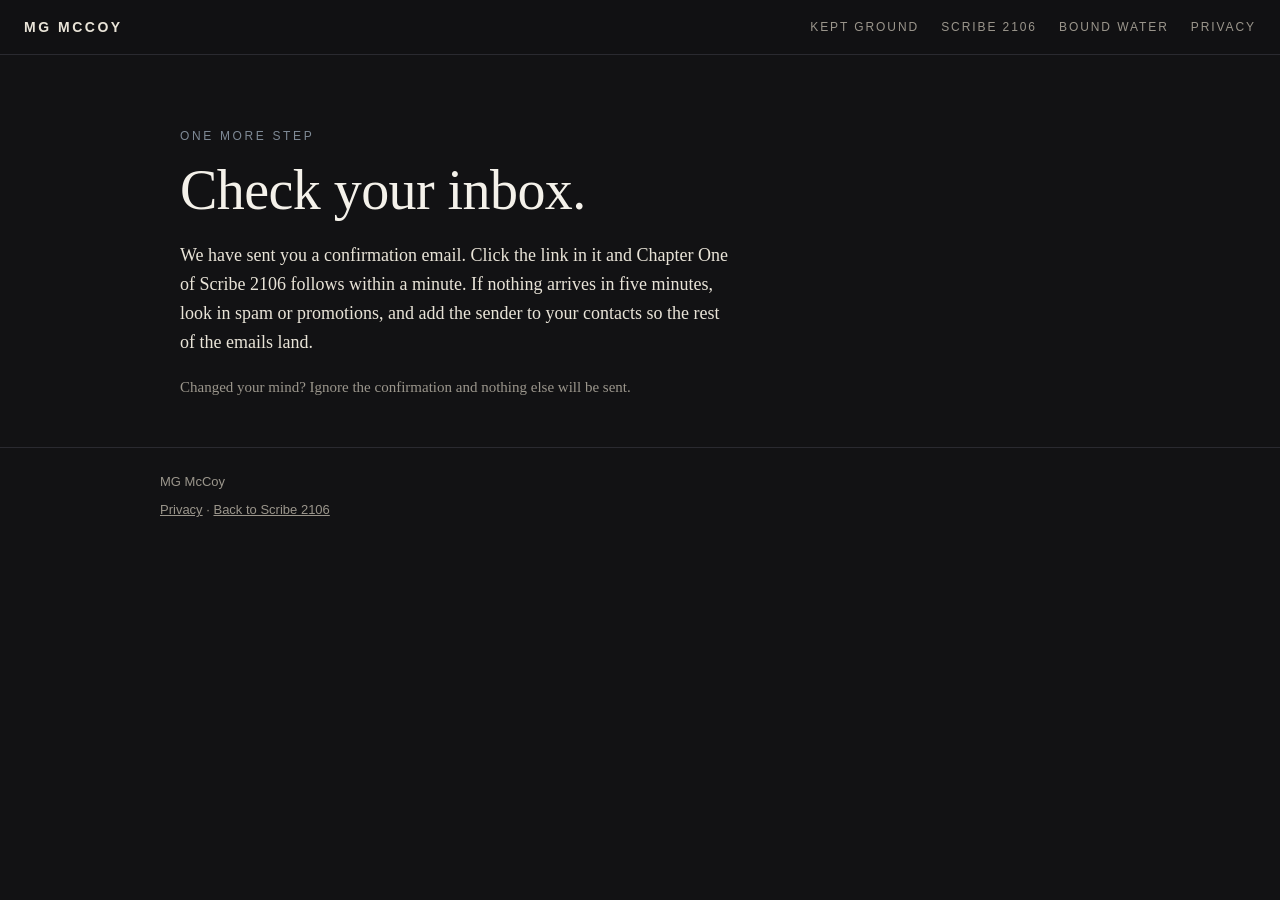
<file: scribe-2106/check-your-inbox/index.html>
<!DOCTYPE html>
<html lang="en">
<head>
  <meta charset="utf-8" />
  <meta name="viewport" content="width=device-width, initial-scale=1" />
  <title>Check your inbox</title>
  <meta name="robots" content="noindex" />
  <meta name="theme-color" content="#121214" />
  <link rel="stylesheet" href="../../styles.css" />
</head>
<body>
  <header class="nav">
    <a class="wordmark" href="/">MG McCoy</a>
    <nav>
      <a href="/kept-ground/">Kept Ground</a>
      <a href="/scribe-2106/">Scribe 2106</a>
      <a href="/bound-water/">Bound Water</a>
      <a href="/privacy/">Privacy</a>
    </nav>
  </header>
  <main>
    <section class="hero">
      <p class="kicker">One more step</p>
      <h1>Check your inbox.</h1>
      <p style="margin-top:22px">
        We have sent you a confirmation email. Click the link in it and Chapter One of Scribe 2106
        follows within a minute. If nothing arrives in five minutes, look in spam or promotions, and
        add the sender to your contacts so the rest of the emails land.
      </p>
      <p class="muted small" style="margin-top:18px">Changed your mind? Ignore the confirmation and nothing else will be sent.</p>
    </section>
  </main>
  <footer>
    <div class="inner">
      <span>MG McCoy</span>
      <span><a href="/privacy/">Privacy</a> &middot; <a href="/scribe-2106/">Back to Scribe 2106</a></span>
    </div>
  </footer>
</body>
</html>
</file>
<file: styles.css>
/* MG McCoy author site. No external requests: system fonts, no scripts, no analytics. */
:root {
  --ground: #121214;
  --panel: #1b1b1f;
  --line: #2a2a30;
  --bone: #e9e4d8;
  --ink: #f4f1ea;
  --dim: #9b968c;
  --cold: #7f8a96;
  --accent: #c9b78a;
  --max: 960px;
}
* { box-sizing: border-box; margin: 0; padding: 0; }
html { scroll-behavior: smooth; }
/* Anchor jumps (e.g. #sample) land below the sticky nav */
[id] { scroll-margin-top: 72px; }
body {
  background: var(--ground);
  color: var(--ink);
  font-family: Georgia, "Iowan Old Style", "Palatino Linotype", "Book Antiqua", serif;
  font-size: 18px;
  line-height: 1.6;
}
a { color: var(--accent); }
.nav {
  position: sticky; top: 0; z-index: 10;
  display: flex; align-items: center; justify-content: space-between;
  padding: 16px 24px;
  background: rgba(18, 18, 20, 0.94);
  border-bottom: 1px solid var(--line);
}
.wordmark {
  font-family: "Helvetica Neue", Arial, system-ui, sans-serif;
  font-weight: 700; letter-spacing: 0.18em; text-transform: uppercase;
  font-size: 14px; color: var(--bone); text-decoration: none;
}
.nav nav { display: flex; gap: 22px; }
.nav nav a {
  font-family: "Helvetica Neue", Arial, system-ui, sans-serif;
  color: var(--dim); text-decoration: none; font-size: 12px;
  letter-spacing: 0.16em; text-transform: uppercase;
}
.nav nav a:hover { color: var(--ink); }

main { max-width: var(--max); margin: 0 auto; padding: 0 20px; }
.kicker {
  font-family: "Helvetica Neue", Arial, system-ui, sans-serif;
  color: var(--cold); letter-spacing: 0.22em; text-transform: uppercase;
  font-size: 12px; margin-bottom: 14px;
}
h1 { font-size: clamp(34px, 6vw, 56px); line-height: 1.05; font-weight: 400; letter-spacing: -0.01em; }
h2 { font-size: clamp(26px, 4vw, 36px); line-height: 1.1; font-weight: 400; margin-bottom: 14px; }
p { max-width: 62ch; color: var(--bone); }
p + p { margin-top: 14px; }
.muted { color: var(--dim); }
.small { font-size: 15px; }

.hero { padding: 72px 0 48px; }
.hero .line { margin-top: 18px; font-size: 20px; color: var(--dim); }

/* Landing page layout */
.landing { display: grid; grid-template-columns: 1fr 320px; gap: 44px; align-items: start; padding: 56px 0 40px; }
.landing .cover { width: 100%; height: auto; border: 1px solid var(--line); display: block; }
.landing h1 { margin-bottom: 18px; }
.disclosure {
  margin-top: 22px; padding: 14px 16px; border-left: 3px solid var(--cold);
  background: var(--panel); font-size: 15px; color: var(--bone);
}

/* Forms: plain HTML POST to EmailOctopus. No script, no cookie. */
.signup { margin-top: 28px; padding: 22px; background: var(--panel); border: 1px solid var(--line); max-width: 60ch; }
.signup h3 { font-size: 22px; font-weight: 400; margin-bottom: 8px; }
.signup label, .signup .lead { display: block; color: var(--bone); margin-bottom: 12px; max-width: none; }
.signup .row { display: flex; gap: 10px; flex-wrap: wrap; }
.signup input[type="email"] {
  flex: 1 1 240px; min-width: 0; padding: 12px 14px; font: inherit; font-size: 16px;
  background: var(--ground); color: var(--ink); border: 1px solid var(--line);
}
.signup input[type="email"]:focus { outline: 2px solid var(--accent); outline-offset: 1px; }
.signup button {
  font-family: "Helvetica Neue", Arial, system-ui, sans-serif;
  font-size: 14px; letter-spacing: 0.1em; text-transform: uppercase; font-weight: 700;
  padding: 12px 22px; background: var(--accent); color: var(--ground);
  border: 1px solid var(--accent); cursor: pointer;
}
.signup button:hover { background: var(--ink); border-color: var(--ink); }
.signup .fine { margin-top: 10px; font-size: 13px; color: var(--dim); max-width: none; }

/* Store buttons live below the fold on purpose. */
.stores { padding: 36px 0 56px; border-top: 1px solid var(--line); }
.stores .row { display: flex; gap: 10px; flex-wrap: wrap; margin-top: 14px; }
.store {
  font-family: "Helvetica Neue", Arial, system-ui, sans-serif;
  font-size: 13px; letter-spacing: 0.1em; text-transform: uppercase;
  text-decoration: none; color: var(--ink); padding: 10px 16px;
  border: 1px solid var(--line); background: var(--panel);
}
.store:hover { border-color: var(--accent); }

/* Book cards on the home and series pages */
.books { display: grid; gap: 18px; padding: 0 0 56px; }
.book {
  display: grid; grid-template-columns: 140px 1fr; gap: 26px; align-items: start;
  background: var(--panel); border: 1px solid var(--line); padding: 24px;
}
.book img { width: 140px; height: auto; display: block; border: 1px solid var(--line); }
.book .no-cover { width: 140px; height: 140px; border: 1px solid var(--line); }
.book .no-cover {
  display: grid; place-items: center; color: var(--dim); font-size: 13px; text-align: center;
  font-family: "Helvetica Neue", Arial, system-ui, sans-serif; letter-spacing: 0.1em; text-transform: uppercase;
}
.book h3 { font-size: 24px; font-weight: 400; margin-bottom: 6px; }
.book .status {
  font-family: "Helvetica Neue", Arial, system-ui, sans-serif;
  font-size: 12px; letter-spacing: 0.16em; text-transform: uppercase; color: var(--cold); margin-bottom: 10px;
}
.book .more { margin-top: 12px; }

.trailer { padding: 40px 0; border-top: 1px solid var(--line); }
.trailer video { display: block; width: 100%; max-width: 960px; height: auto; background: #000; border: 1px solid var(--line); margin-top: 8px; }
.trailer .small { margin-top: 10px; }
.trailer audio { display: block; width: 100%; max-width: 640px; margin-top: 14px; }

.quote { padding: 40px 0; border-top: 1px solid var(--line); }
.quote blockquote { font-size: clamp(22px, 3vw, 30px); line-height: 1.3; max-width: 30ch; color: var(--ink); }
.quote cite { display: block; margin-top: 12px; font-style: normal; color: var(--dim); font-size: 15px; }

.legal-text { padding: 48px 0 64px; }
.legal-text h2 { margin-top: 28px; font-size: 24px; }

footer {
  border-top: 1px solid var(--line); padding: 24px 20px 40px;
  font-family: "Helvetica Neue", Arial, system-ui, sans-serif;
  color: var(--dim); font-size: 13px;
}
footer .inner { max-width: var(--max); margin: 0 auto; display: grid; gap: 8px; }
footer a { color: var(--dim); }

.wordmark, .nav nav a { white-space: nowrap; }

/* Call-to-action buttons near the top of a landing page */
.cta { display: flex; gap: 10px; flex-wrap: wrap; margin: 22px 0 6px; max-width: none; }
.button {
  font-family: "Helvetica Neue", Arial, system-ui, sans-serif;
  font-size: 14px; letter-spacing: 0.1em; text-transform: uppercase; font-weight: 700;
  text-decoration: none; padding: 13px 22px;
  background: var(--accent); color: var(--ground); border: 1px solid var(--accent);
}
.button:hover { background: var(--ink); border-color: var(--ink); }
.button.secondary { background: transparent; color: var(--ink); border-color: var(--line); font-weight: 400; }
.button.secondary:hover { border-color: var(--accent); }

/* Free chapter: a single reading column */
.chapter { max-width: 640px; margin: 0 auto; padding: 48px 0 56px; }
.chapter-head { padding-bottom: 28px; border-bottom: 1px solid var(--line); margin-bottom: 36px; }
.chapter-head .kicker a { color: var(--cold); text-decoration: none; }
.chapter-head .kicker a:hover { color: var(--ink); }
.chapter-head h1 { font-size: clamp(32px, 6vw, 48px); margin-bottom: 14px; }
.chapter-head h1 .num {
  display: block; font-family: "Helvetica Neue", Arial, system-ui, sans-serif;
  font-size: 13px; letter-spacing: 0.22em; text-transform: uppercase; color: var(--dim); margin-bottom: 10px;
}
.prose p { max-width: none; font-size: 19px; line-height: 1.7; color: var(--bone); }
.prose p + p { margin-top: 18px; }
.prose .break { border: 0; height: auto; margin: 28px 0; text-align: center; color: var(--dim); letter-spacing: 0.6em; }
.prose .break::after { content: "* * *"; }
.chapter-end { margin-top: 44px; padding-top: 32px; border-top: 1px solid var(--line); }
.chapter-end .row { display: flex; gap: 10px; flex-wrap: wrap; margin-top: 14px; }
.chapter-end .small + .small { margin-top: 10px; }

@media (max-width: 760px) {
  .landing { grid-template-columns: 1fr; }
  .landing .cover { max-width: 320px; }
  .book { grid-template-columns: 1fr; }
  .nav { padding: 14px 16px; }
  .nav nav { gap: 6px 12px; flex-wrap: wrap; justify-content: flex-end; }
  .nav nav a { font-size: 11px; letter-spacing: 0.1em; }
  main { padding: 0 16px; }
  .prose p { font-size: 18px; }
  .cta .button { flex: 1 1 100%; text-align: center; }
}
</file>
